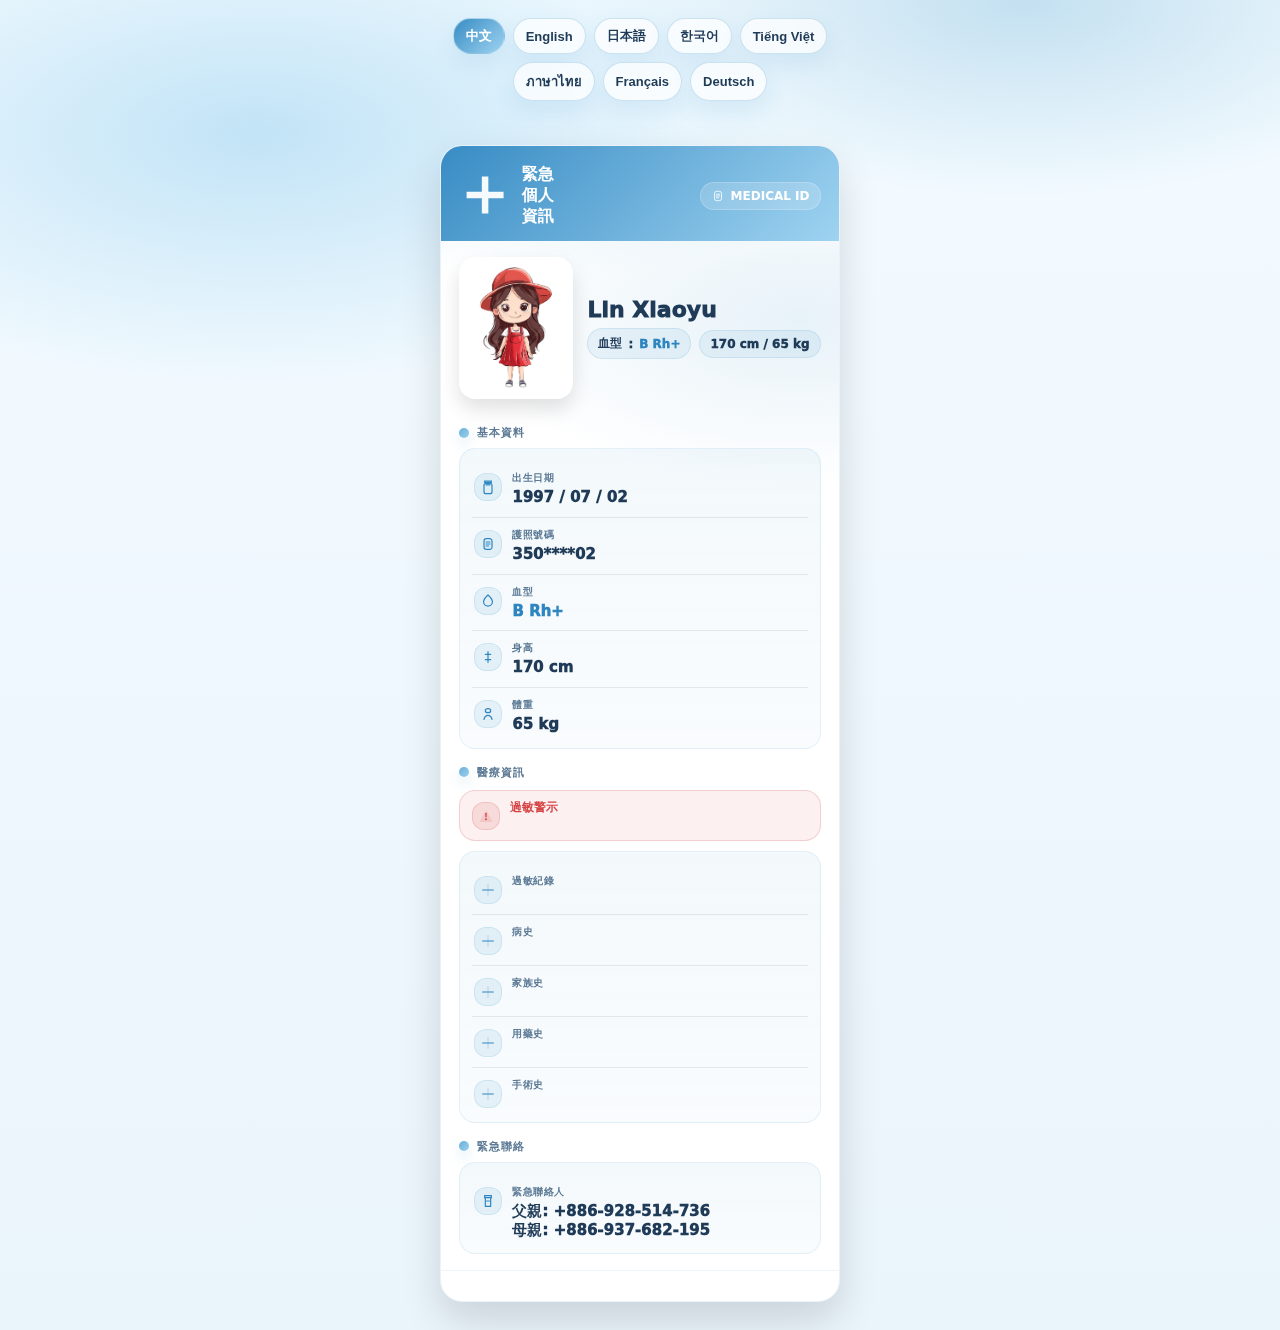
<file: index.html>
<!DOCTYPE html>
<html lang="zh-Hant">
<head>
  <meta charset="UTF-8" />
  <meta name="viewport" content="width=device-width, initial-scale=1.0" />
  <title>Emergency ID - XSLT (8 Languages)</title>
  <style>
    :root{
      --primary:#6aaed6;
      --primary-2:#9ad1f0;
      --bg:#eaf4fb;
      --card:#ffffff;
      --text:#1f3b57;
      --muted:#5c7a95;
      --line:rgba(31,59,87,0.10);
      --accent:#2e86c1;
      --danger:#d64545;
      --warning-bg:rgba(214,69,69,0.08);
      --shadow:0 18px 40px rgba(0,0,0,0.14);
      --radius:22px;
    }
    *{box-sizing:border-box;}
    body{
      margin:0;
      padding:18px 14px 28px;
      font-family:"PingFang TC","Microsoft JhengHei",system-ui,-apple-system,Segoe UI,Roboto,Arial,sans-serif;
      color:var(--text);
      background:
        radial-gradient(900px 420px at 20% 10%, rgba(154,209,240,0.55), transparent 60%),
        radial-gradient(800px 360px at 80% 0%, rgba(106,174,214,0.35), transparent 55%),
        linear-gradient(180deg, #f3fbff, var(--bg));
      display:flex;
      flex-direction:column;
      align-items:center;
      gap:14px;
    }

    /* Language switching bar */
    .langbar{
      width:100%;
      max-width:420px;
      display:flex;
      flex-wrap:wrap;
      gap:8px;
      justify-content:center;
    }
    .langbtn{
      border:1px solid rgba(46,134,193,0.22);
      background:rgba(255,255,255,0.72);
      backdrop-filter: blur(8px);
      padding:8px 12px;
      border-radius:999px;
      font-weight:900;
      font-size:13px;
      color:var(--text);
      cursor:pointer;
      box-shadow: 0 10px 22px rgba(46,134,193,0.10);
      user-select:none;
    }
    .langbtn.active{
      background: linear-gradient(135deg, rgba(46,134,193,0.95), rgba(154,209,240,0.95));
      color:#fff;
      border-color: rgba(255,255,255,0.35);
    }
    .langbtn:focus{ outline: 2px solid rgba(46,134,193,0.25); outline-offset: 2px; }

    /* Status */
    .status{
      max-width:420px;
      width:100%;
      font-size:12px;
      color:var(--muted);
      font-weight:800;
      text-align:center;
      padding: 0 6px;
      min-height: 16px;
    }
    .status.bad{ color:#b00020; }

    /* Card styles used by XSLT output */
    .card{
      width:100%;
      max-width:420px;
      background:var(--card);
      border-radius:var(--radius);
      overflow:hidden;
      box-shadow:var(--shadow);
      border:1px solid rgba(46,134,193,0.10);
      position:relative;
    }
    .card:before{
      content:"";
      position:absolute; inset:0;
      background:
        radial-gradient(600px 220px at 20% 0%, rgba(154,209,240,0.26), transparent 60%),
        radial-gradient(520px 260px at 90% 15%, rgba(106,174,214,0.16), transparent 65%);
      pointer-events:none;
    }
    .header{
      position:relative;
      padding:18px 18px 14px;
      background: linear-gradient(135deg, rgba(46,134,193,0.95), rgba(154,209,240,0.95));
      color:#fff;
    }
    .header-top{display:flex;align-items:center;justify-content:space-between;gap:10px;}
    .title{display:flex;align-items:center;gap:10px;margin:0;font-size:16px;font-weight:950;letter-spacing:0.6px;}
    .chip{
      display:inline-flex;align-items:center;gap:6px;padding:6px 10px;border-radius:999px;
      background:rgba(255,255,255,0.18);
      border:1px solid rgba(255,255,255,0.20);
      font-size:12px;font-weight:900;white-space:nowrap;
    }
    .chip svg{width:14px;height:14px;opacity:0.95;}

    .photo-sec{position:relative;padding:16px 18px 10px;text-align:center;}
    .profile{display:flex;align-items:center;justify-content:center;gap:14px;width:100%;}
    .profile-img{
      width:114px;height:142px;object-fit:cover;border-radius:16px;border:4px solid rgba(255,255,255,0.85);
      box-shadow:0 10px 20px rgba(0,0,0,0.12);background:#fff;flex:0 0 auto;
    }
    .name-block{text-align:left;flex:1 1 auto;min-width:0;}
    .user-name{margin:0;font-size:22px;font-weight:950;color:var(--text);line-height:1.15;word-break:break-word;}
    .subline{margin-top:6px;display:flex;flex-wrap:wrap;gap:8px;justify-content:flex-start;align-items:center;color:var(--muted);font-weight:800;font-size:12px;}
    .pill{
      display:inline-flex;align-items:center;gap:6px;padding:6px 10px;border-radius:999px;
      background: rgba(106,174,214,0.12);
      border: 1px solid rgba(106,174,214,0.20);
      color: var(--text);
      font-weight: 950;
    }
    .pill strong{color:var(--accent);}
    .content{position:relative;padding:2px 18px 16px;}
    .section-title{
      display:flex;align-items:center;gap:8px;margin:14px 0 8px;color:var(--muted);
      font-weight:950;font-size:11px;letter-spacing:1px;text-transform:uppercase;
    }
    .bar{width:10px;height:10px;border-radius:999px;background:linear-gradient(135deg,var(--primary),var(--primary-2));box-shadow:0 6px 14px rgba(46,134,193,0.20);}
    .grid{
      border-radius:16px;
      background: linear-gradient(180deg, rgba(106,174,214,0.08), rgba(106,174,214,0.04));
      border: 1px solid rgba(46,134,193,0.10);
      padding: 12px 12px 4px;
    }
    .item{display:flex;align-items:flex-start;gap:10px;padding:10px 2px;border-bottom:1px solid var(--line);}
    .item:last-child{border-bottom:none;}
    .icon{
      width:28px;height:28px;border-radius:12px;display:flex;align-items:center;justify-content:center;
      background: rgba(106,174,214,0.14);
      border: 1px solid rgba(106,174,214,0.20);
      flex:0 0 auto;margin-top:2px;
    }
    .icon svg{width:16px;height:16px;color:var(--accent);}
    .meta{flex:1 1 auto;min-width:0;}
    .label{display:block;font-size:10px;color:var(--muted);font-weight:950;letter-spacing:0.4px;}
    .value{display:block;margin-top:3px;font-size:15px;font-weight:950;color:var(--text);line-height:1.25;word-break:break-word;}
    .mono{font-variant-numeric: tabular-nums;}

    .alert{
      border-radius:16px;padding:10px 12px;background:var(--warning-bg);
      border:1px solid rgba(214,69,69,0.20);
      margin-top:10px;display:flex;align-items:flex-start;gap:10px;
    }
    .aicon{
      width:28px;height:28px;border-radius:12px;display:flex;align-items:center;justify-content:center;
      background: rgba(214,69,69,0.12);
      border: 1px solid rgba(214,69,69,0.18);
      flex:0 0 auto;margin-top:1px;
    }
    .aicon svg{width:16px;height:16px;color:var(--danger);}
    .atitle{font-size:12px;font-weight:950;color:var(--danger);margin:0;line-height:1.1;}
    .adesc{margin-top:4px;font-size:13px;font-weight:950;color:var(--text);}
    .footer{
      position:relative;text-align:center;padding:14px 14px 16px;font-size:11px;color:var(--muted);
      font-weight:850;border-top:1px solid rgba(46,134,193,0.08);
    }
  </style>
</head>

<body>
  <div class="langbar" id="langbar" role="tablist" aria-label="Language">
    <button class="langbtn active" data-lang="zh" role="tab" aria-selected="true">中文</button>
    <button class="langbtn" data-lang="en" role="tab" aria-selected="false">English</button>
    <button class="langbtn" data-lang="jp" role="tab" aria-selected="false">日本語</button>
    <button class="langbtn" data-lang="kr" role="tab" aria-selected="false">한국어</button>
    <button class="langbtn" data-lang="vn" role="tab" aria-selected="false">Tiếng Việt</button>
    <button class="langbtn" data-lang="th" role="tab" aria-selected="false">ภาษาไทย</button>
    <button class="langbtn" data-lang="fr" role="tab" aria-selected="false">Français</button>
    <button class="langbtn" data-lang="de" role="tab" aria-selected="false">Deutsch</button>
  </div>

  <div id="status" class="status" aria-live="polite"></div>
  <div id="app"></div>

  <script>
    async function fetchText(url){
      const res = await fetch(url, { cache: "no-store" });
      if(!res.ok) throw new Error(url + " HTTP " + res.status);
      return await res.text();
    }

    let xmlDoc = null;
    let xslDoc = null;

    function parseXml(text){
      return new DOMParser().parseFromString(text, "text/xml");
    }

    function setStatus(msg, bad=false){
      const el = document.getElementById("status");
      el.textContent = msg || "";
      el.classList.toggle("bad", !!bad);
    }

    function render(lang){
      if(!xmlDoc || !xslDoc){
        setStatus("Loading…", false);
        return;
      }

      const proc = new XSLTProcessor();
      proc.importStylesheet(xslDoc);
      proc.setParameter(null, "lang", lang);

      const frag = proc.transformToFragment(xmlDoc, document);
      const app = document.getElementById("app");
      app.innerHTML = "";
      app.appendChild(frag);

      document.querySelectorAll(".langbtn").forEach(btn=>{
        const active = btn.dataset.lang === lang;
        btn.classList.toggle("active", active);
        btn.setAttribute("aria-selected", active ? "true" : "false");
      });

      setStatus("", false);
    }

    document.getElementById("langbar").addEventListener("click", (e)=>{
      const btn = e.target.closest(".langbtn");
      if(!btn) return;
      render(btn.dataset.lang);
    });

    (async function init(){
      try{
        setStatus("Loading XML/XSL…", false);
        const [xmlText, xslText] = await Promise.all([
          fetchText("./data.xml"),
          fetchText("./view.xsl")
        ]);
        xmlDoc = parseXml(xmlText);
        xslDoc = parseXml(xslText);

        render("zh");
      }catch(err){
        setStatus("Failed to load XSLT files. Please make sure data.xml and view.xsl are in the same folder as index.html. ("+ err.message +")", true);
        console.error(err);
      }
    })();
  </script>
</body>
</html>
</file>
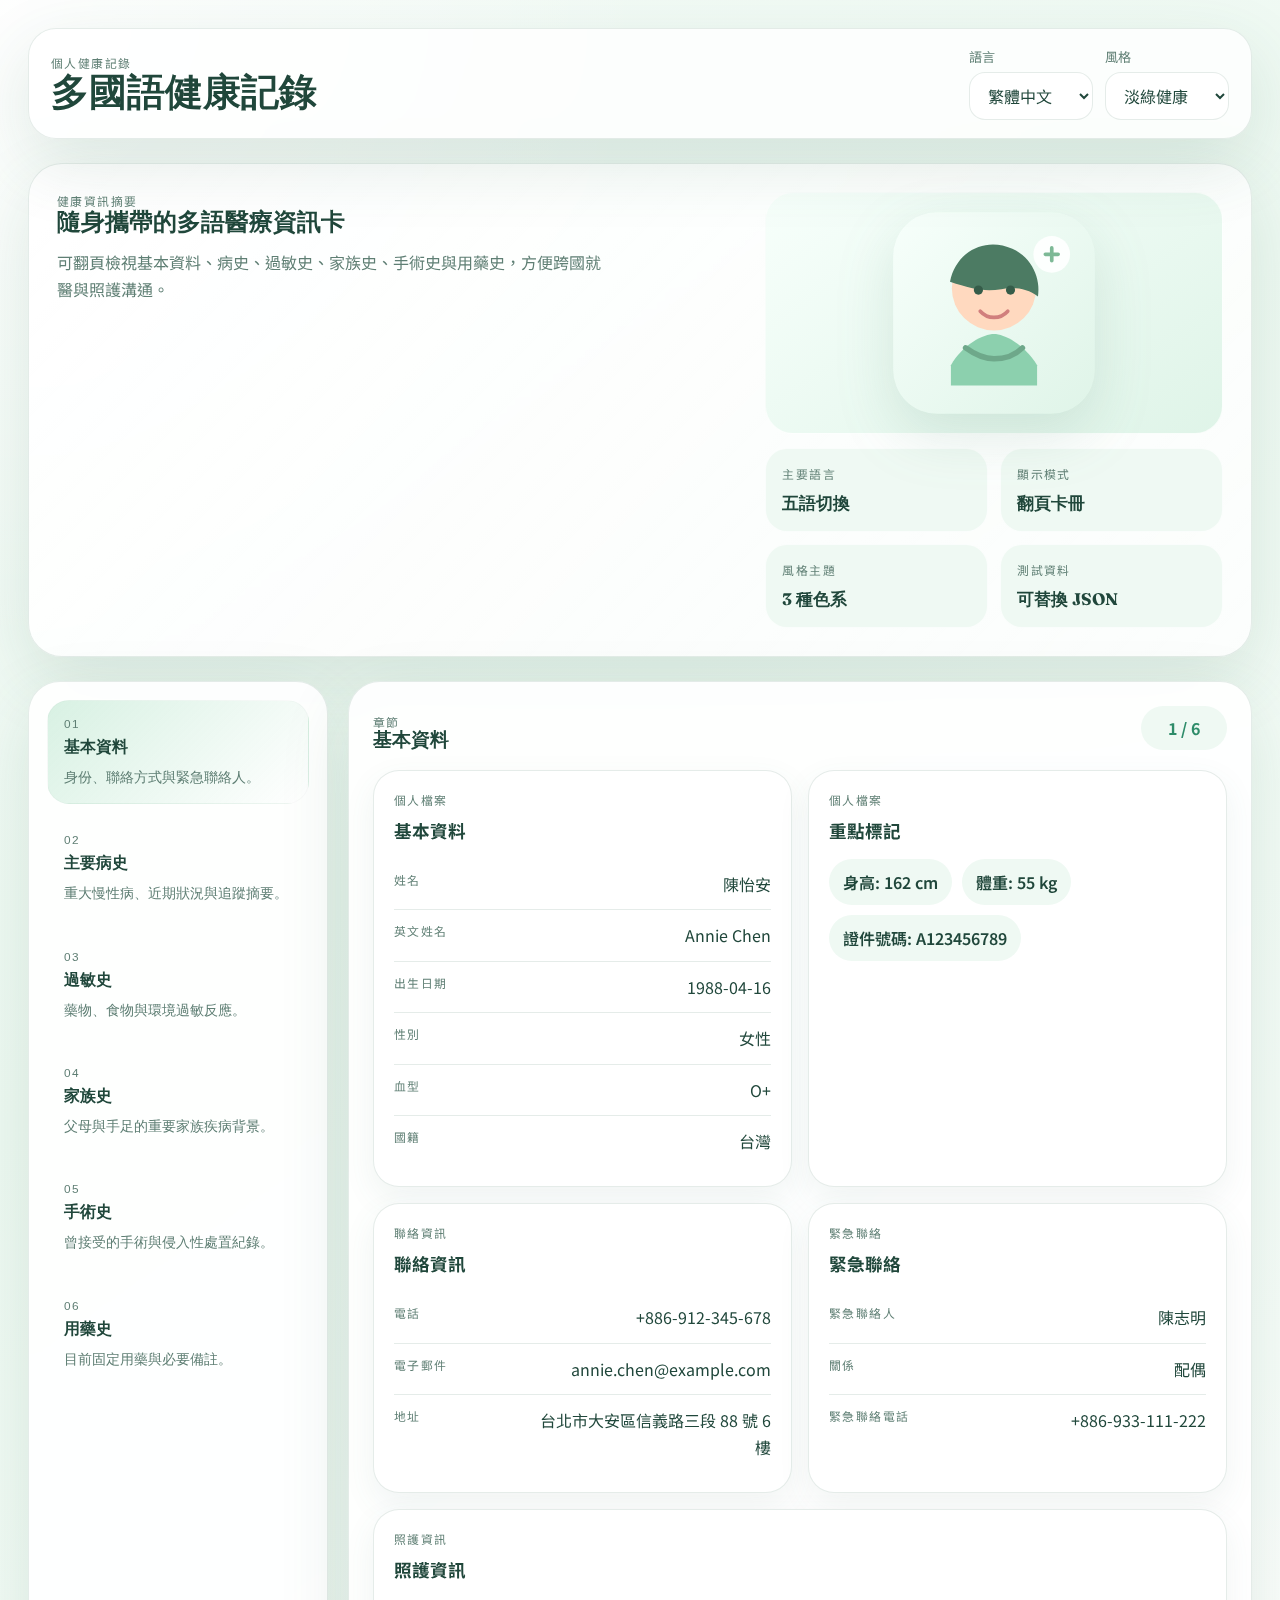
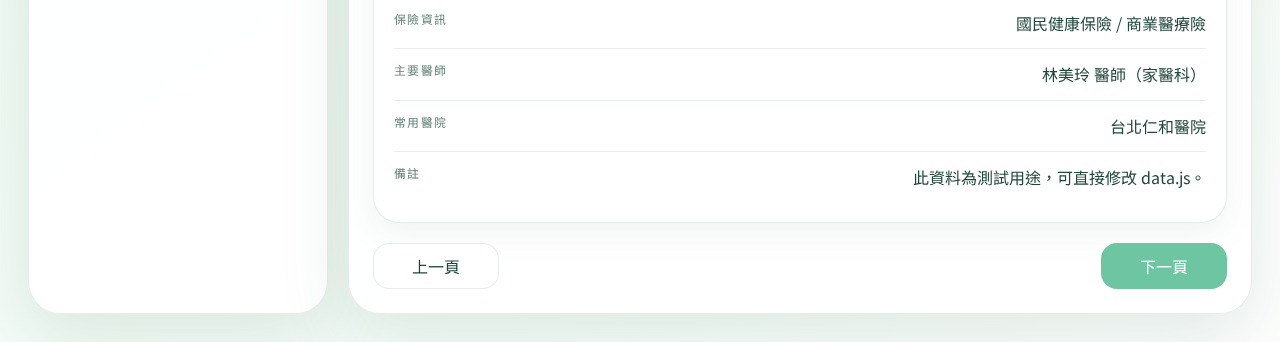
<file: emr/index.html>
<!DOCTYPE html>
<html lang="zh-Hant">
  <head>
    <meta charset="UTF-8" />
    <meta name="viewport" content="width=device-width, initial-scale=1.0" />
    <title>Personal Health Record</title>
    <link rel="preconnect" href="https://fonts.googleapis.com" />
    <link rel="preconnect" href="https://fonts.gstatic.com" crossorigin />
    <link
      href="https://fonts.googleapis.com/css2?family=Noto+Sans+TC:wght@400;500;700&family=Fraunces:wght@500;600;700&display=swap"
      rel="stylesheet"
    />
    <link rel="stylesheet" href="./styles.css" />
  </head>
  <body data-theme="mint">
    <div class="page-shell">
      <header class="topbar">
        <div>
          <p class="eyebrow" id="eyebrow">個人健康記錄</p>
          <h1 id="appTitle">多國語健康記錄</h1>
        </div>
        <div class="control-group">
          <label class="field">
            <span id="langLabel">語言</span>
            <select id="languageSelect"></select>
          </label>
          <label class="field">
            <span id="themeLabel">風格</span>
            <select id="themeSelect"></select>
          </label>
        </div>
      </header>

      <section class="hero-card">
        <div class="hero-copy">
          <p class="hero-kicker" id="heroKicker">健康資訊摘要</p>
          <h2 id="heroTitle">隨身攜帶的多語醫療資訊卡</h2>
          <p id="heroDescription">
            可翻頁檢視基本資料、病史、過敏史、家族史、手術史與用藥史，方便跨國就醫與照護溝通。
          </p>
        </div>
        <div class="hero-side">
          <div class="avatar-card" aria-label="Cartoon profile photo">
            <svg viewBox="0 0 240 240" class="avatar-svg" role="img" aria-hidden="true">
              <defs>
                <linearGradient id="avatarBg" x1="0%" y1="0%" x2="100%" y2="100%">
                  <stop offset="0%" stop-color="#f7fffb" />
                  <stop offset="100%" stop-color="#dff4e8" />
                </linearGradient>
              </defs>
              <rect x="10" y="10" width="220" height="220" rx="48" fill="url(#avatarBg)" />
              <circle cx="120" cy="93" r="46" fill="#ffd9bf" />
              <path d="M72 86c7-34 39-49 68-36 22 10 31 33 28 52-11-8-24-11-40-8-18 3-32 0-56-8z" fill="#4c7b63" />
              <path d="M73 177c13-23 36-34 47-34s33 11 47 34v22H73z" fill="#8cd0ae" />
              <circle cx="103" cy="95" r="5" fill="#355c49" />
              <circle cx="138" cy="95" r="5" fill="#355c49" />
              <path d="M105 118c8 9 22 9 30 0" fill="none" stroke="#d17f7d" stroke-width="4" stroke-linecap="round" />
              <path d="M89 158c11 8 22 12 31 12 11 0 23-4 31-12" fill="none" stroke="#6ea88a" stroke-width="6" stroke-linecap="round" />
              <circle cx="183" cy="56" r="20" fill="#ffffff" opacity="0.9" />
              <path d="M176 56h14M183 49v14" stroke="#7db996" stroke-width="4" stroke-linecap="round" />
            </svg>
          </div>
          <div class="hero-badge-grid" id="summaryBadges"></div>
        </div>
      </section>

      <main class="record-layout">
        <aside class="page-list" id="pageList" aria-label="Record pages"></aside>

        <section class="book-panel">
          <div class="book-header">
            <div>
              <p class="book-kicker" id="sectionKicker">章節</p>
              <h3 id="sectionTitle">基本資料</h3>
            </div>
            <div class="page-indicator" id="pageIndicator">1 / 6</div>
          </div>

          <article class="record-page" id="recordPage"></article>

          <nav class="pager">
            <button class="pager-btn" id="prevButton" type="button">Previous</button>
            <button class="pager-btn primary" id="nextButton" type="button">Next</button>
          </nav>
        </section>
      </main>
    </div>

    <script src="./data.js"></script>
    <script src="./app.js"></script>
  </body>
</html>
</file>
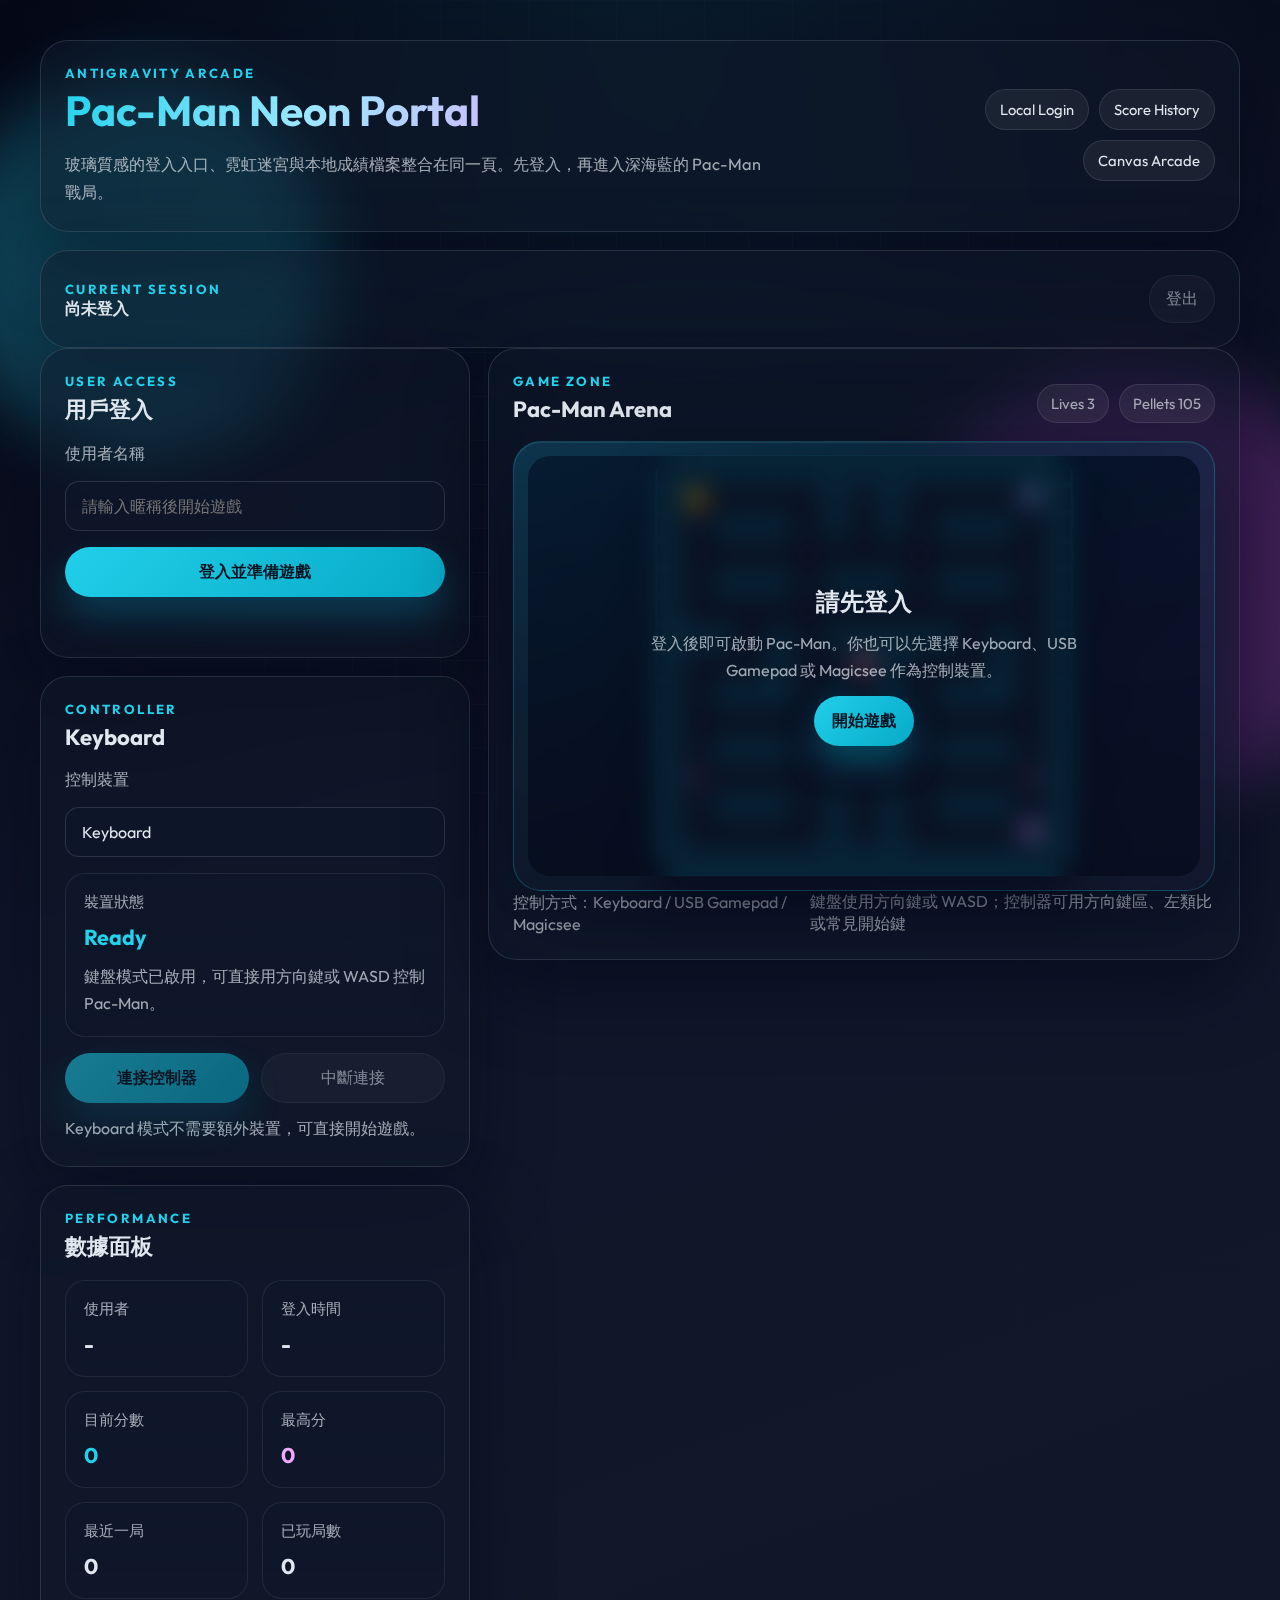
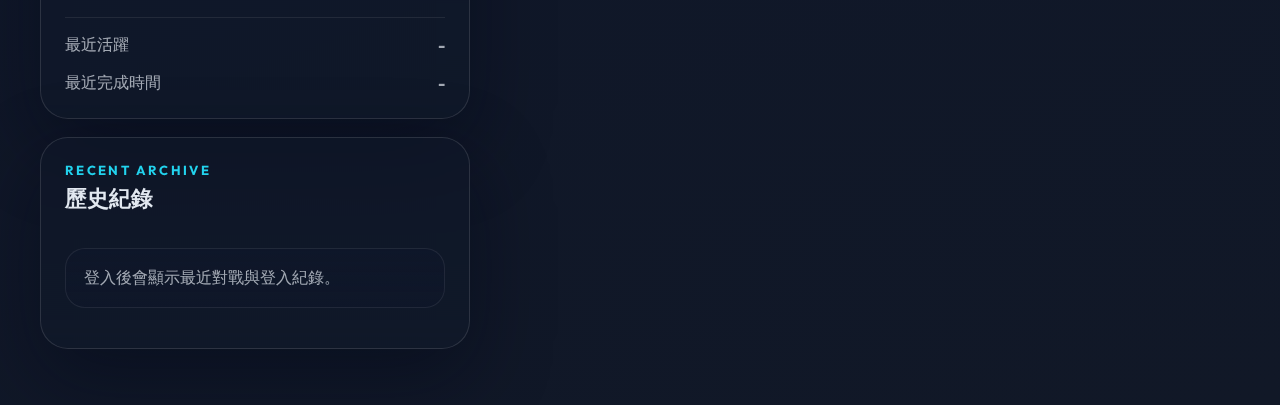
<file: Pac-man/index.html>
<!DOCTYPE html>
<html lang="zh-Hant">
<head>
  <meta charset="UTF-8">
  <meta name="viewport" content="width=device-width, initial-scale=1.0">
  <title>Antigravity Pac-Man Portal</title>
  <link rel="preconnect" href="https://fonts.googleapis.com">
  <link rel="preconnect" href="https://fonts.gstatic.com" crossorigin>
  <link href="https://fonts.googleapis.com/css2?family=Outfit:wght@400;500;600;700;800&display=swap" rel="stylesheet">
  <link rel="stylesheet" href="./styles.css">
</head>
<body>
  <div class="background-layer" aria-hidden="true">
    <div class="orb orb-cyan"></div>
    <div class="orb orb-fuchsia"></div>
    <div class="grid-glow"></div>
  </div>

  <main class="shell">
    <section class="panel hero-panel reveal">
      <p class="eyebrow">ANTIGRAVITY ARCADE</p>
      <div class="hero-row">
        <div>
          <h1>Pac-Man Neon Portal</h1>
          <p class="hero-copy">
            玻璃質感的登入入口、霓虹迷宮與本地成績檔案整合在同一頁。先登入，再進入深海藍的 Pac-Man 戰局。
          </p>
        </div>
        <div class="hero-meta">
          <span class="pill">Local Login</span>
          <span class="pill">Score History</span>
          <span class="pill">Canvas Arcade</span>
        </div>
      </div>
    </section>

    <section class="topbar panel reveal">
      <div class="status-block">
        <span class="status-label">Current Session</span>
        <div id="user-status" class="status-content">尚未登入</div>
      </div>
      <button id="logout-button" class="ghost-button" type="button">登出</button>
    </section>

    <section class="content-grid">
      <div class="column-left">
        <section class="panel login-panel reveal">
          <div class="section-header">
            <div>
              <p class="section-kicker">User Access</p>
              <h2>用戶登入</h2>
            </div>
          </div>
          <form id="login-form" class="login-form">
            <label class="input-group">
              <span>使用者名稱</span>
              <input
                id="username-input"
                name="username"
                type="text"
                maxlength="24"
                autocomplete="off"
                placeholder="請輸入暱稱後開始遊戲"
              >
            </label>
            <button class="primary-button" type="submit">登入並準備遊戲</button>
          </form>
          <p id="login-message" class="inline-message" role="status"></p>
        </section>

        <section class="panel controller-panel reveal">
          <div class="section-header">
            <div>
              <p class="section-kicker">Controller</p>
              <h2 id="controller-title">Keyboard</h2>
            </div>
          </div>
          <label class="input-group controller-mode-group">
            <span>控制裝置</span>
            <select id="controller-mode-select">
              <option value="keyboard">Keyboard</option>
              <option value="usb">USB Gamepad</option>
              <option value="magicsee">Magicsee</option>
            </select>
          </label>
          <div class="controller-status-card">
            <span class="stat-label">裝置狀態</span>
            <strong id="controller-status" class="stat-value accent-cyan">Ready</strong>
            <p id="controller-detail" class="controller-detail">
              鍵盤模式已啟用，可直接用方向鍵或 WASD 控制 Pac-Man。
            </p>
          </div>
          <div class="controller-actions">
            <button id="connect-controller-button" class="primary-button" type="button">連接控制器</button>
            <button id="disconnect-controller-button" class="ghost-button" type="button">中斷連接</button>
          </div>
          <p id="controller-tip" class="controller-tip">
            鍵盤模式可直接開始；USB 與 Magicsee 模式使用瀏覽器 Gamepad API 偵測控制器。
          </p>
        </section>

        <section class="panel stats-panel reveal">
          <div class="section-header">
            <div>
              <p class="section-kicker">Performance</p>
              <h2>數據面板</h2>
            </div>
          </div>

          <div class="stats-grid">
            <article class="stat-card">
              <span class="stat-label">使用者</span>
              <strong id="stat-username" class="stat-value">-</strong>
            </article>
            <article class="stat-card">
              <span class="stat-label">登入時間</span>
              <strong id="stat-login-time" class="stat-value">-</strong>
            </article>
            <article class="stat-card">
              <span class="stat-label">目前分數</span>
              <strong id="stat-current-score" class="stat-value accent-cyan">0</strong>
            </article>
            <article class="stat-card">
              <span class="stat-label">最高分</span>
              <strong id="stat-best-score" class="stat-value accent-fuchsia">0</strong>
            </article>
            <article class="stat-card">
              <span class="stat-label">最近一局</span>
              <strong id="stat-last-score" class="stat-value">0</strong>
            </article>
            <article class="stat-card">
              <span class="stat-label">已玩局數</span>
              <strong id="stat-games-played" class="stat-value">0</strong>
            </article>
          </div>

          <div class="meta-grid">
            <div class="meta-row">
              <span>最近活躍</span>
              <strong id="stat-updated-at">-</strong>
            </div>
            <div class="meta-row">
              <span>最近完成時間</span>
              <strong id="stat-last-finished-at">-</strong>
            </div>
          </div>
        </section>

        <section class="panel history-panel reveal">
          <div class="section-header">
            <div>
              <p class="section-kicker">Recent Archive</p>
              <h2>歷史紀錄</h2>
            </div>
          </div>
          <div id="history-list" class="history-list">
            <p class="history-empty">登入後會顯示最近對戰與登入紀錄。</p>
          </div>
        </section>
      </div>

      <section class="panel game-panel reveal">
        <div class="section-header">
          <div>
            <p class="section-kicker">Game Zone</p>
            <h2>Pac-Man Arena</h2>
          </div>
          <div class="game-badges">
            <span class="mini-badge" id="lives-badge">Lives 3</span>
            <span class="mini-badge" id="pellets-badge">Pellets 0</span>
          </div>
        </div>

        <div class="game-frame">
          <div id="game-overlay" class="game-overlay">
            <p id="overlay-title" class="overlay-title">請先登入</p>
            <p id="overlay-copy" class="overlay-copy">登入後即可啟動 Pac-Man。使用方向鍵或 WASD 移動，吃光所有豆子並避開鬼魂。</p>
            <button id="start-button" class="primary-button" type="button">開始遊戲</button>
          </div>
          <canvas id="game-canvas" width="420" height="420" aria-label="Pac-Man game canvas"></canvas>
        </div>

        <div class="game-footnote">
          <span>控制方式：Keyboard / USB Gamepad / Magicsee</span>
          <span>鍵盤使用方向鍵或 WASD；控制器可用方向鍵區、左類比或常見開始鍵</span>
        </div>
      </section>
    </section>
  </main>

  <script src="./app.js"></script>
</body>
</html>
</file>
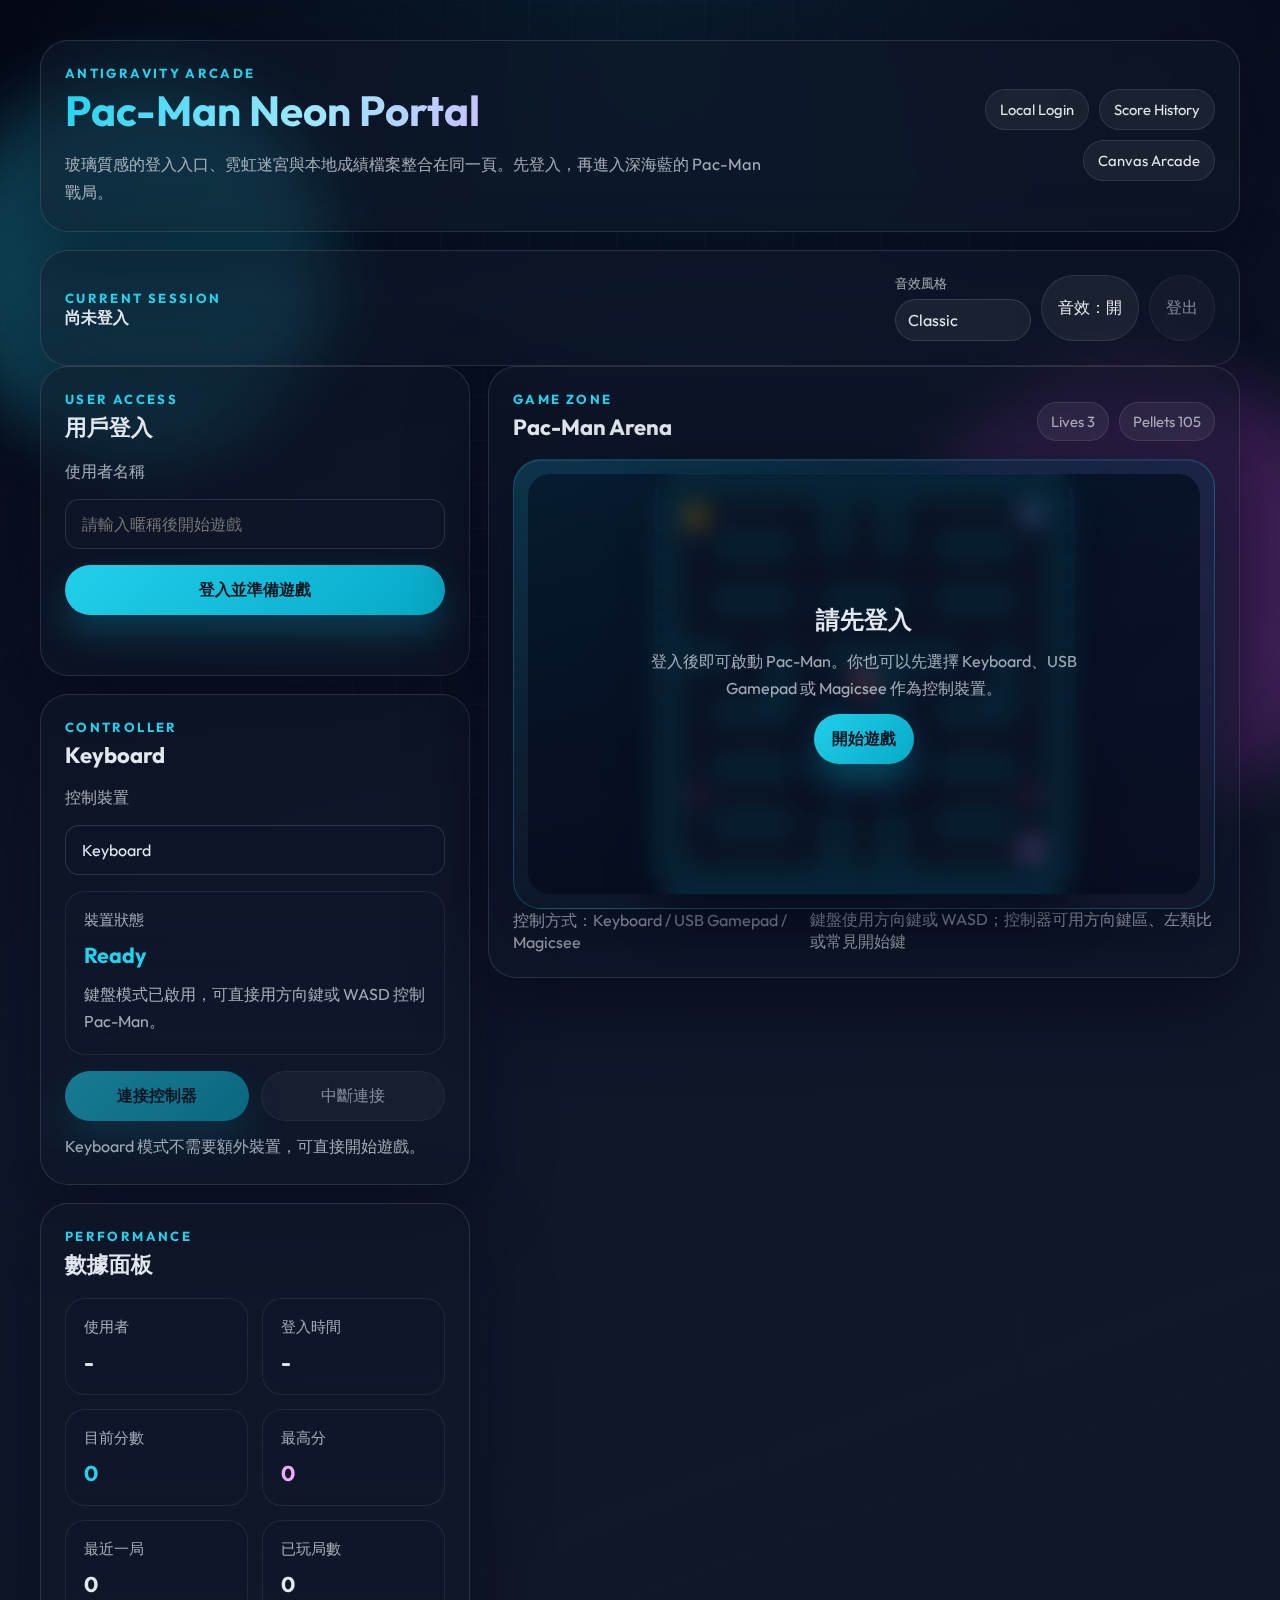
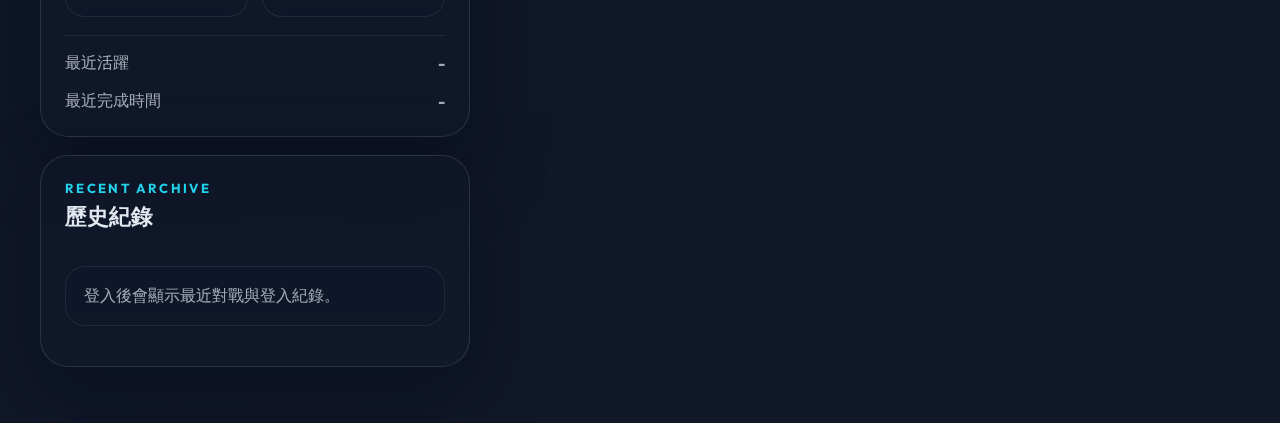
<file: scheduler_admin/index.html>
<!DOCTYPE html>
<html lang="zh-Hant">
<head>
  <meta charset="UTF-8">
  <meta name="viewport" content="width=device-width, initial-scale=1.0">
  <title>Antigravity Pac-Man Portal</title>
  <link rel="preconnect" href="https://fonts.googleapis.com">
  <link rel="preconnect" href="https://fonts.gstatic.com" crossorigin>
  <link href="https://fonts.googleapis.com/css2?family=Outfit:wght@400;500;600;700;800&display=swap" rel="stylesheet">
  <link rel="stylesheet" href="./styles.css">
</head>
<body>
  <div class="background-layer" aria-hidden="true">
    <div class="orb orb-cyan"></div>
    <div class="orb orb-fuchsia"></div>
    <div class="grid-glow"></div>
  </div>

  <main class="shell">
    <section class="panel hero-panel reveal">
      <p class="eyebrow">ANTIGRAVITY ARCADE</p>
      <div class="hero-row">
        <div>
          <h1>Pac-Man Neon Portal</h1>
          <p class="hero-copy">
            玻璃質感的登入入口、霓虹迷宮與本地成績檔案整合在同一頁。先登入，再進入深海藍的 Pac-Man 戰局。
          </p>
        </div>
        <div class="hero-meta">
          <span class="pill">Local Login</span>
          <span class="pill">Score History</span>
          <span class="pill">Canvas Arcade</span>
        </div>
      </div>
    </section>

    <section class="topbar panel reveal">
      <div class="status-block">
        <span class="status-label">Current Session</span>
        <div id="user-status" class="status-content">尚未登入</div>
      </div>
      <div class="topbar-actions">
        <label class="audio-style-group" for="audio-style-select">
          <span>音效風格</span>
          <select id="audio-style-select">
            <option value="classic">Classic</option>
            <option value="modern">Modern</option>
          </select>
        </label>
        <button id="audio-toggle-button" class="ghost-button" type="button" aria-pressed="true">音效：開</button>
        <button id="logout-button" class="ghost-button" type="button">登出</button>
      </div>
    </section>

    <section class="content-grid">
      <div class="column-left">
        <section class="panel login-panel reveal">
          <div class="section-header">
            <div>
              <p class="section-kicker">User Access</p>
              <h2>用戶登入</h2>
            </div>
          </div>
          <form id="login-form" class="login-form">
            <label class="input-group">
              <span>使用者名稱</span>
              <input
                id="username-input"
                name="username"
                type="text"
                maxlength="24"
                autocomplete="off"
                placeholder="請輸入暱稱後開始遊戲"
              >
            </label>
            <button class="primary-button" type="submit">登入並準備遊戲</button>
          </form>
          <p id="login-message" class="inline-message" role="status"></p>
        </section>

        <section class="panel controller-panel reveal">
          <div class="section-header">
            <div>
              <p class="section-kicker">Controller</p>
              <h2 id="controller-title">Keyboard</h2>
            </div>
          </div>
          <label class="input-group controller-mode-group">
            <span>控制裝置</span>
            <select id="controller-mode-select">
              <option value="keyboard">Keyboard</option>
              <option value="usb">USB Gamepad</option>
              <option value="magicsee">Magicsee</option>
            </select>
          </label>
          <div class="controller-status-card">
            <span class="stat-label">裝置狀態</span>
            <strong id="controller-status" class="stat-value accent-cyan">Ready</strong>
            <p id="controller-detail" class="controller-detail">
              鍵盤模式已啟用，可直接用方向鍵或 WASD 控制 Pac-Man。
            </p>
          </div>
          <div class="controller-actions">
            <button id="connect-controller-button" class="primary-button" type="button">連接控制器</button>
            <button id="disconnect-controller-button" class="ghost-button" type="button">中斷連接</button>
          </div>
          <p id="controller-tip" class="controller-tip">
            鍵盤模式可直接開始；USB 與 Magicsee 模式使用瀏覽器 Gamepad API 偵測控制器。
          </p>
        </section>

        <section class="panel stats-panel reveal">
          <div class="section-header">
            <div>
              <p class="section-kicker">Performance</p>
              <h2>數據面板</h2>
            </div>
          </div>

          <div class="stats-grid">
            <article class="stat-card">
              <span class="stat-label">使用者</span>
              <strong id="stat-username" class="stat-value">-</strong>
            </article>
            <article class="stat-card">
              <span class="stat-label">登入時間</span>
              <strong id="stat-login-time" class="stat-value">-</strong>
            </article>
            <article class="stat-card">
              <span class="stat-label">目前分數</span>
              <strong id="stat-current-score" class="stat-value accent-cyan">0</strong>
            </article>
            <article class="stat-card">
              <span class="stat-label">最高分</span>
              <strong id="stat-best-score" class="stat-value accent-fuchsia">0</strong>
            </article>
            <article class="stat-card">
              <span class="stat-label">最近一局</span>
              <strong id="stat-last-score" class="stat-value">0</strong>
            </article>
            <article class="stat-card">
              <span class="stat-label">已玩局數</span>
              <strong id="stat-games-played" class="stat-value">0</strong>
            </article>
          </div>

          <div class="meta-grid">
            <div class="meta-row">
              <span>最近活躍</span>
              <strong id="stat-updated-at">-</strong>
            </div>
            <div class="meta-row">
              <span>最近完成時間</span>
              <strong id="stat-last-finished-at">-</strong>
            </div>
          </div>
        </section>

        <section class="panel history-panel reveal">
          <div class="section-header">
            <div>
              <p class="section-kicker">Recent Archive</p>
              <h2>歷史紀錄</h2>
            </div>
          </div>
          <div id="history-list" class="history-list">
            <p class="history-empty">登入後會顯示最近對戰與登入紀錄。</p>
          </div>
        </section>
      </div>

      <section class="panel game-panel reveal">
        <div class="section-header">
          <div>
            <p class="section-kicker">Game Zone</p>
            <h2>Pac-Man Arena</h2>
          </div>
          <div class="game-badges">
            <span class="mini-badge" id="lives-badge">Lives 3</span>
            <span class="mini-badge" id="pellets-badge">Pellets 0</span>
          </div>
        </div>

        <div class="game-frame">
          <div id="game-overlay" class="game-overlay">
            <p id="overlay-title" class="overlay-title">請先登入</p>
            <p id="overlay-copy" class="overlay-copy">登入後即可啟動 Pac-Man。使用方向鍵或 WASD 移動，吃光所有豆子並避開鬼魂。</p>
            <button id="start-button" class="primary-button" type="button">開始遊戲</button>
          </div>
          <canvas id="game-canvas" width="420" height="420" aria-label="Pac-Man game canvas"></canvas>
        </div>

        <div class="game-footnote">
          <span>控制方式：Keyboard / USB Gamepad / Magicsee</span>
          <span>鍵盤使用方向鍵或 WASD；控制器可用方向鍵區、左類比或常見開始鍵</span>
        </div>
      </section>
    </section>
  </main>

  <script src="./app.js"></script>
</body>
</html>
</file>
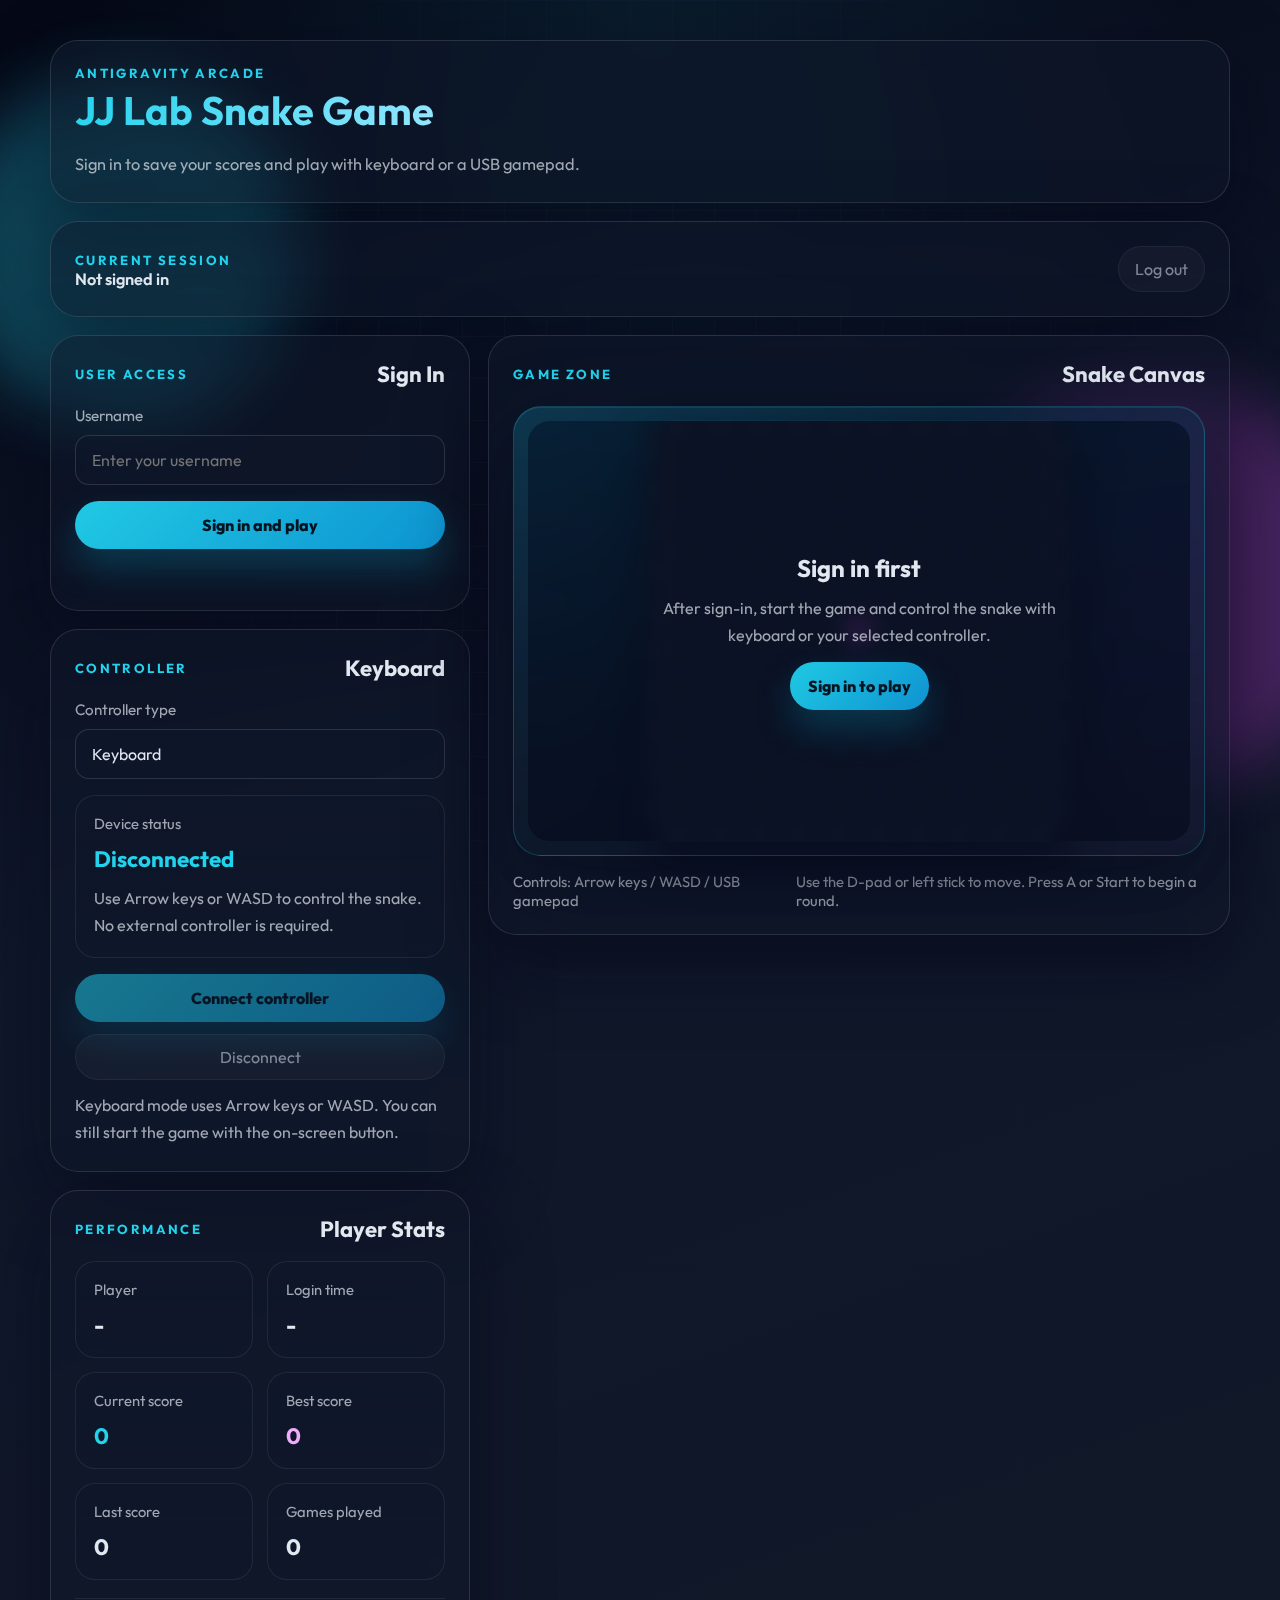
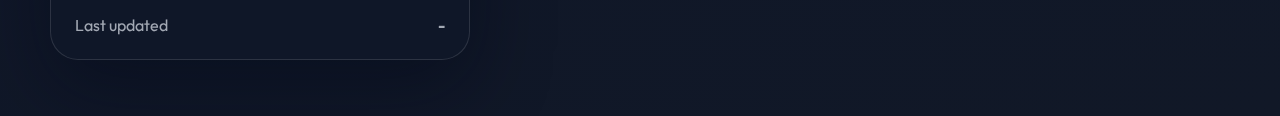
<file: snake/index.html>
<!DOCTYPE html>
<html lang="en">

<head>
  <meta charset="UTF-8">
  <meta name="viewport" content="width=device-width, initial-scale=1.0">
  <title>Antigravity Snake Portal</title>
  <link rel="preconnect" href="https://fonts.googleapis.com">
  <link rel="preconnect" href="https://fonts.gstatic.com" crossorigin>
  <link href="https://fonts.googleapis.com/css2?family=Outfit:wght@400;500;600;700;800&display=swap" rel="stylesheet">
  <link rel="stylesheet" href="./styles.css">
</head>

<body>
  <div class="background-layer" aria-hidden="true">
    <div class="orb orb-cyan"></div>
    <div class="orb orb-fuchsia"></div>
    <div class="grid-glow"></div>
  </div>

  <main class="shell">
    <section class="panel hero-panel">
      <p class="eyebrow">ANTIGRAVITY ARCADE</p>
      <h1>JJ Lab Snake Game</h1>
      <p class="hero-copy">
        Sign in to save your scores and play with keyboard or a USB gamepad.
      </p>
    </section>

    <section class="topbar panel">
      <div class="status-block">
        <span class="status-label">Current Session</span>
        <div id="user-status" class="status-content">Not signed in</div>
      </div>
      <button id="logout-button" class="ghost-button" type="button">Log out</button>
    </section>

    <section class="content-grid">
      <div class="column-left">
        <section class="panel login-panel">
          <div class="section-header">
            <p class="section-kicker">User Access</p>
            <h2>Sign In</h2>
          </div>
          <form id="login-form" class="login-form">
            <label class="input-group">
              <span>Username</span>
              <input id="username-input" name="username" type="text" maxlength="24" autocomplete="off"
                placeholder="Enter your username">
            </label>
            <button class="primary-button" type="submit">Sign in and play</button>
          </form>
          <p id="login-message" class="inline-message" role="status"></p>
        </section>

        <section class="panel controller-panel">
          <div class="section-header">
            <p class="section-kicker">Controller</p>
            <h2 id="controller-title">USB Gamepad</h2>
          </div>
          <label class="input-group controller-mode-group">
            <span>Controller type</span>
            <select id="controller-mode-select">
              <option value="keyboard">Keyboard</option>
              <option value="usb">USB Gamepad</option>
              <option value="magicsee">Magicsee</option>
            </select>
          </label>
          <div class="controller-status-card">
            <span class="stat-label">Device status</span>
            <strong id="controller-status" class="stat-value accent-cyan">Disconnected</strong>
            <p id="controller-detail" class="controller-detail">
              Plug your USB gamepad into the computer, then click connect or press any button on the pad.
            </p>
          </div>
          <div class="controller-actions">
            <button id="connect-controller-button" class="primary-button" type="button">Connect controller</button>
            <button id="disconnect-controller-button" class="ghost-button" type="button">Disconnect</button>
          </div>
          <p id="controller-tip" class="controller-tip">
            Supported input: D-pad, left analog stick, and standard gamepad buttons. Chrome or Edge is recommended.
          </p>
        </section>

        <section class="panel stats-panel">
          <div class="section-header">
            <p class="section-kicker">Performance</p>
            <h2>Player Stats</h2>
          </div>
          <div class="stats-grid">
            <article class="stat-card">
              <span class="stat-label">Player</span>
              <strong id="stat-username" class="stat-value">-</strong>
            </article>
            <article class="stat-card">
              <span class="stat-label">Login time</span>
              <strong id="stat-login-time" class="stat-value">-</strong>
            </article>
            <article class="stat-card">
              <span class="stat-label">Current score</span>
              <strong id="stat-current-score" class="stat-value accent-cyan">0</strong>
            </article>
            <article class="stat-card">
              <span class="stat-label">Best score</span>
              <strong id="stat-best-score" class="stat-value accent-fuchsia">0</strong>
            </article>
            <article class="stat-card">
              <span class="stat-label">Last score</span>
              <strong id="stat-last-score" class="stat-value">0</strong>
            </article>
            <article class="stat-card">
              <span class="stat-label">Games played</span>
              <strong id="stat-games-played" class="stat-value">0</strong>
            </article>
          </div>
          <div class="meta-row">
            <span>Last updated</span>
            <strong id="stat-updated-at">-</strong>
          </div>
        </section>
      </div>

      <section class="panel game-panel">
        <div class="section-header">
          <p class="section-kicker">Game Zone</p>
          <h2>Snake Canvas</h2>
        </div>
        <div class="game-frame">
          <div id="game-overlay" class="game-overlay">
            <p id="overlay-title" class="overlay-title">Sign in first</p>
            <p id="overlay-copy" class="overlay-copy">After sign-in, start the game and control the snake with keyboard
              or a USB gamepad.</p>
            <button id="start-button" class="primary-button" type="button">Start game</button>
          </div>
          <canvas id="game-canvas" width="420" height="420" aria-label="Snake game canvas"></canvas>
        </div>
        <div class="game-footnote">
          <span>Controls: Arrow keys / WASD / USB gamepad</span>
          <span>Use the D-pad or left stick to move. Press A or Start to begin a round.</span>
        </div>
      </section>
    </section>
  </main>

  <script src="./app.js"></script>
</body>

</html>
</file>
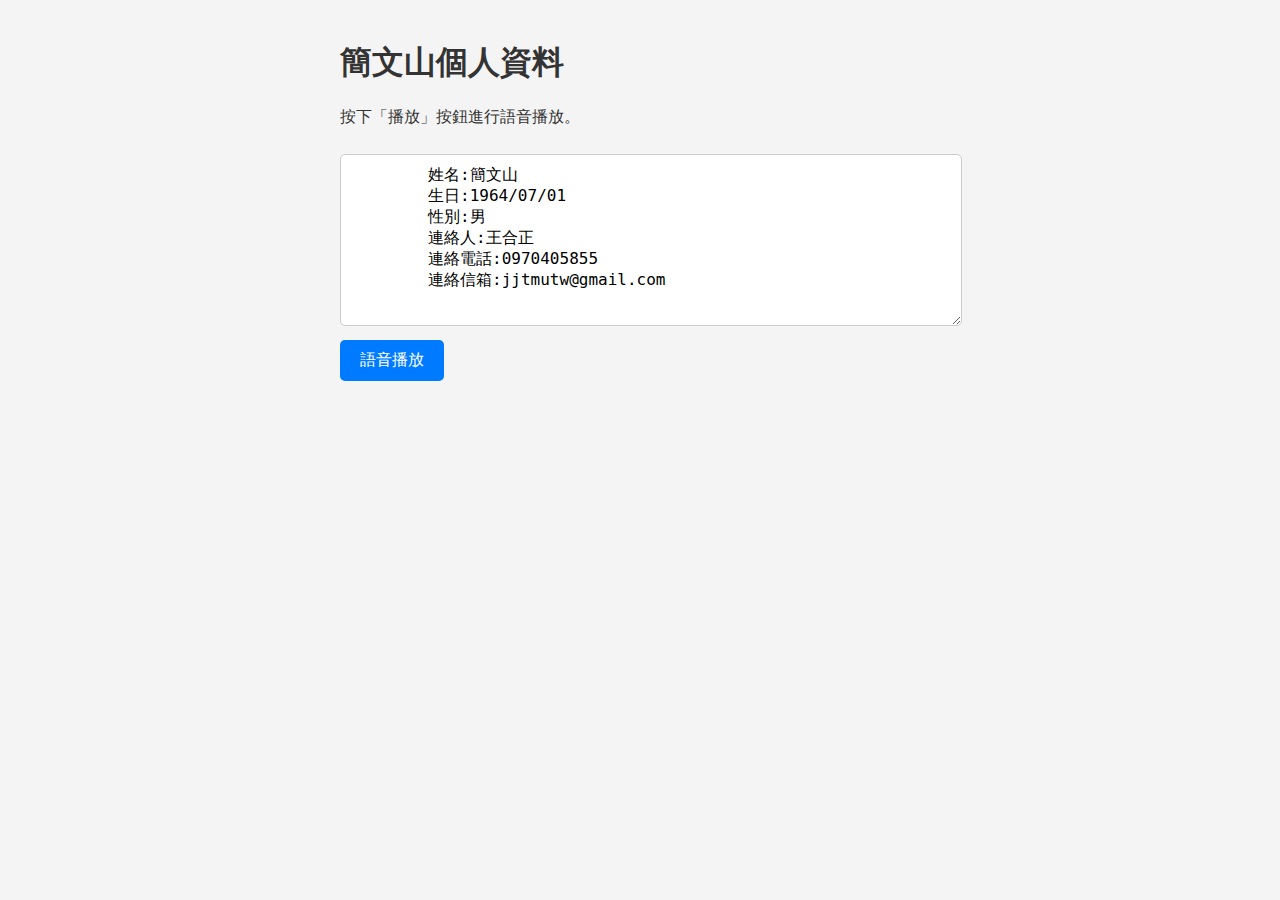
<file: 簡文山.html>
<!DOCTYPE html>
<html lang="zh-Hant">
<head>
    <meta charset="UTF-8">
    <meta name="viewport" content="width=device-width, initial-scale=1.0">
    <title>簡文山個人資料</title>
    <style>
        body {
            font-family: Arial, sans-serif;
            padding: 20px;
            background-color: #f4f4f4;
            color: #333;
            max-width: 600px;
            margin: auto;
        }
        textarea {
            width: 100%;
            height: 150px;
            margin: 10px 0;
            padding: 10px;
            font-size: 16px;
            border: 1px solid #ccc;
            border-radius: 5px;
        }
        button {
            padding: 10px 20px;
            font-size: 16px;
            color: white;
            background-color: #007bff;
            border: none;
            border-radius: 5px;
            cursor: pointer;
        }
        button:hover {
            background-color: #0056b3;
        }
    </style>
</head>
<body>
    <h1>簡文山個人資料</h1>
    <p>按下「播放」按鈕進行語音播放。</p>
    <textarea id="textInput" placeholder="輸入文字...">
        姓名:簡文山
        生日:1964/07/01
        性別:男
        連絡人:王合正
        連絡電話:0970405855
        連絡信箱:jjtmutw@gmail.com
    </textarea>
    <button id="playButton">語音播放</button>

    <script>
        document.getElementById('playButton').addEventListener('click', function() {
            const text = document.getElementById('textInput').value;
            if (text.trim() === '') {
                alert('請輸入文字');
                return;
            }

            const speech = new SpeechSynthesisUtterance(text);
            speech.lang = 'zh-TW';
            speech.rate = 1;
            speech.pitch = 1;
            
            window.speechSynthesis.speak(speech);
        });
    </script>
</body>
</html>
</file>
<file: emr/styles.css>
:root {
  --bg: #f4fbf7;
  --bg-soft: rgba(255, 255, 255, 0.78);
  --panel: rgba(255, 255, 255, 0.92);
  --panel-strong: #ffffff;
  --text: #20473b;
  --muted: #5f7f74;
  --primary: #6dc5a2;
  --primary-strong: #2e8c69;
  --accent: #d8f1e3;
  --border: rgba(71, 119, 98, 0.14);
  --shadow: 0 24px 70px rgba(48, 105, 81, 0.14);
  --badge: #eff9f3;
  --surface-tint: #eef9f2;
  --avatar-start: #f7fffb;
  --avatar-end: #dff4e8;
}

body[data-theme="rose"] {
  --bg: #fff2f7;
  --bg-soft: rgba(255, 247, 251, 0.86);
  --panel: rgba(255, 249, 252, 0.94);
  --panel-strong: #ffffff;
  --text: #6a2344;
  --muted: #9d5f7b;
  --primary: #f06fa0;
  --primary-strong: #bf3f75;
  --accent: #ffd7e7;
  --border: rgba(191, 63, 117, 0.16);
  --shadow: 0 24px 70px rgba(192, 69, 122, 0.18);
  --badge: #ffe8f1;
  --surface-tint: #fff0f6;
  --avatar-start: #fff8fb;
  --avatar-end: #ffdce9;
}

body[data-theme="sand"] {
  --bg: #f8efe4;
  --bg-soft: rgba(255, 249, 243, 0.84);
  --panel: rgba(255, 250, 245, 0.95);
  --panel-strong: #fffdfb;
  --text: #5d3d22;
  --muted: #8a6547;
  --primary: #b9834f;
  --primary-strong: #8a5728;
  --accent: #eed7bc;
  --border: rgba(138, 87, 40, 0.16);
  --shadow: 0 24px 70px rgba(127, 84, 43, 0.18);
  --badge: #f7eadb;
  --surface-tint: #fbf1e5;
  --avatar-start: #fffaf4;
  --avatar-end: #f0dec6;
}

* {
  box-sizing: border-box;
}

html,
body {
  margin: 0;
  min-height: 100%;
}

body {
  font-family: "Noto Sans TC", sans-serif;
  color: var(--text);
  background:
    radial-gradient(circle at top left, rgba(255, 255, 255, 0.9), transparent 28%),
    radial-gradient(circle at bottom right, rgba(255, 255, 255, 0.84), transparent 26%),
    linear-gradient(145deg, var(--bg) 0%, var(--surface-tint) 40%, #fcfffd 100%);
  transition: background 240ms ease, color 240ms ease;
}

.page-shell {
  max-width: 1280px;
  margin: 0 auto;
  padding: 28px;
}

.topbar,
.hero-card,
.book-panel,
.page-list {
  backdrop-filter: blur(16px);
}

.topbar {
  position: sticky;
  top: 16px;
  z-index: 20;
  display: flex;
  align-items: center;
  justify-content: space-between;
  gap: 18px;
  padding: 18px 22px;
  margin-bottom: 24px;
  background: var(--bg-soft);
  border: 1px solid var(--border);
  border-radius: 28px;
  box-shadow: var(--shadow);
}

.eyebrow,
.hero-kicker,
.book-kicker,
.page-tab-index,
.item-label,
.chip-label {
  margin: 0;
  letter-spacing: 0.12em;
  text-transform: uppercase;
  font-size: 0.74rem;
  color: var(--muted);
}

h1,
h2,
h3 {
  margin: 0;
  font-family: "Fraunces", serif;
  line-height: 1.08;
}

h1 {
  font-size: clamp(1.9rem, 3vw, 2.7rem);
}

.control-group {
  display: flex;
  flex-wrap: wrap;
  gap: 12px;
}

.field {
  display: flex;
  flex-direction: column;
  gap: 6px;
  min-width: 124px;
}

.field span {
  font-size: 0.82rem;
  color: var(--muted);
}

select,
.pager-btn {
  border: 1px solid var(--border);
  border-radius: 16px;
  padding: 10px 14px;
  background: var(--panel-strong);
  color: var(--text);
  font: inherit;
}

.hero-card {
  display: grid;
  grid-template-columns: 1.5fr 1fr;
  gap: 22px;
  padding: 28px;
  background: linear-gradient(135deg, var(--panel) 0%, rgba(255, 255, 255, 0.75) 100%);
  border: 1px solid var(--border);
  border-radius: 34px;
  box-shadow: var(--shadow);
  margin-bottom: 24px;
}

.hero-side {
  display: grid;
  grid-template-rows: auto 1fr;
  gap: 14px;
}

.avatar-card {
  display: flex;
  align-items: center;
  justify-content: center;
  min-height: 220px;
  padding: 10px;
  border-radius: 28px;
  background: linear-gradient(145deg, var(--avatar-start), var(--avatar-end));
  border: 1px solid rgba(255, 255, 255, 0.72);
}

.avatar-svg {
  width: min(100%, 220px);
  height: auto;
  display: block;
  filter: drop-shadow(0 20px 28px rgba(67, 126, 99, 0.15));
}

.hero-copy p:last-child {
  margin: 14px 0 0;
  max-width: 62ch;
  color: var(--muted);
  line-height: 1.7;
}

.hero-badge-grid {
  display: grid;
  grid-template-columns: repeat(2, minmax(0, 1fr));
  gap: 12px;
}

.summary-badge {
  padding: 16px;
  border-radius: 22px;
  background: var(--badge);
  border: 1px solid rgba(255, 255, 255, 0.7);
}

.summary-badge strong {
  display: block;
  margin-top: 10px;
  font-family: "Fraunces", serif;
  font-size: 1.05rem;
}

.record-layout {
  display: grid;
  grid-template-columns: 300px minmax(0, 1fr);
  gap: 20px;
}

.page-list,
.book-panel {
  background: var(--panel);
  border: 1px solid var(--border);
  border-radius: 32px;
  box-shadow: var(--shadow);
}

.page-list {
  display: flex;
  flex-direction: column;
  gap: 12px;
  padding: 18px;
}

.page-tab {
  width: 100%;
  text-align: left;
  border: 1px solid transparent;
  border-radius: 22px;
  padding: 15px 16px;
  background: transparent;
  color: inherit;
  cursor: pointer;
  transition: background 180ms ease, border-color 180ms ease, transform 180ms ease;
}

.page-tab:hover,
.page-tab:focus-visible,
.pager-btn:hover,
.pager-btn:focus-visible {
  outline: none;
  border-color: var(--primary);
  transform: translateY(-1px);
}

.page-tab.active {
  background: linear-gradient(135deg, var(--accent), rgba(255, 255, 255, 0.8));
  border-color: rgba(0, 0, 0, 0.02);
}

.page-tab-title {
  margin-top: 6px;
  display: block;
  font-weight: 700;
  font-size: 1rem;
}

.page-tab-description {
  margin-top: 8px;
  display: block;
  color: var(--muted);
  font-size: 0.9rem;
  line-height: 1.55;
}

.book-panel {
  padding: 24px;
}

.book-header {
  display: flex;
  align-items: flex-end;
  justify-content: space-between;
  gap: 12px;
  margin-bottom: 20px;
}

.page-indicator {
  min-width: 86px;
  text-align: center;
  padding: 10px 14px;
  border-radius: 999px;
  background: var(--badge);
  color: var(--primary-strong);
  font-weight: 700;
}

.record-page {
  min-height: 520px;
  display: grid;
  gap: 16px;
}

.section-grid {
  display: grid;
  grid-template-columns: repeat(2, minmax(0, 1fr));
  gap: 16px;
}

.content-card {
  padding: 20px;
  border-radius: 26px;
  background: var(--panel-strong);
  border: 1px solid var(--border);
  box-shadow: 0 12px 32px rgba(71, 119, 98, 0.08);
}

.content-card.full {
  grid-column: 1 / -1;
}

.content-card h4 {
  margin: 10px 0 0;
  font-size: 1.1rem;
}

.kv-list,
.history-list {
  list-style: none;
  padding: 0;
  margin: 16px 0 0;
}

.kv-list li,
.history-list li {
  display: flex;
  align-items: flex-start;
  justify-content: space-between;
  gap: 12px;
  padding: 12px 0;
  border-bottom: 1px solid var(--border);
}

.kv-list li:last-child,
.history-list li:last-child {
  border-bottom: 0;
}

.item-label {
  flex: 0 0 34%;
}

.item-value {
  flex: 1;
  text-align: right;
  line-height: 1.65;
}

.history-list li {
  display: block;
}

.history-title {
  display: flex;
  align-items: center;
  justify-content: space-between;
  gap: 12px;
  margin-bottom: 8px;
}

.history-tag {
  padding: 8px 12px;
  border-radius: 999px;
  background: var(--badge);
  color: var(--primary-strong);
  font-size: 0.82rem;
  font-weight: 700;
}

.history-body {
  color: var(--muted);
  line-height: 1.7;
}

.chip-row {
  display: flex;
  flex-wrap: wrap;
  gap: 10px;
  margin-top: 16px;
}

.chip {
  padding: 11px 14px;
  border-radius: 999px;
  background: var(--badge);
  color: var(--text);
  font-weight: 600;
}

.pager {
  display: flex;
  justify-content: space-between;
  gap: 12px;
  margin-top: 20px;
}

.pager-btn {
  min-width: 126px;
  cursor: pointer;
  transition: transform 180ms ease, border-color 180ms ease, background 180ms ease;
}

.pager-btn.primary {
  background: var(--primary);
  color: white;
  border-color: transparent;
}

.empty-state {
  padding: 30px;
  border-radius: 28px;
  background: var(--panel-strong);
  border: 1px dashed var(--border);
  color: var(--muted);
  line-height: 1.7;
}

.qr-block {
  display: grid;
  grid-template-columns: minmax(0, 1.4fr) 220px;
  gap: 18px;
  align-items: center;
}

.qr-form {
  display: grid;
  gap: 10px;
}

.qr-form label {
  font-size: 0.9rem;
  color: var(--muted);
}

.qr-input {
  width: 100%;
  padding: 12px 14px;
  border: 1px solid var(--border);
  border-radius: 16px;
  background: var(--panel-strong);
  color: var(--text);
  font: inherit;
}

.qr-note {
  margin: 0;
  color: var(--muted);
  line-height: 1.65;
}

.qr-preview {
  display: grid;
  gap: 10px;
  justify-items: center;
  padding: 16px;
  border-radius: 24px;
  background: var(--badge);
}

.qr-preview img {
  width: 180px;
  height: 180px;
  object-fit: contain;
  background: white;
  border-radius: 18px;
  padding: 10px;
}

@media (max-width: 980px) {
  .hero-card,
  .record-layout,
  .section-grid,
  .qr-block {
    grid-template-columns: 1fr;
  }

  .page-list {
    order: 2;
  }

  .book-panel {
    order: 1;
  }
}

@media (max-width: 720px) {
  .page-shell {
    padding: 16px;
  }

  .topbar,
  .hero-card,
  .book-panel,
  .page-list {
    border-radius: 24px;
  }

  .topbar,
  .book-header,
  .pager {
    flex-direction: column;
    align-items: stretch;
  }

  .kv-list li {
    flex-direction: column;
  }

  .item-value {
    text-align: left;
  }
}

@media (prefers-reduced-motion: reduce) {
  *,
  *::before,
  *::after {
    animation: none !important;
    transition: none !important;
    scroll-behavior: auto !important;
  }
}
</file>
<file: Pac-man/styles.css>
:root {
  --bg-primary: #0f172a;
  --panel-bg: rgba(15, 23, 42, 0.46);
  --panel-border: rgba(255, 255, 255, 0.12);
  --text-main: #e2e8f0;
  --text-muted: rgba(226, 232, 240, 0.7);
  --cyan: #22d3ee;
  --cyan-soft: rgba(34, 211, 238, 0.2);
  --fuchsia: #d946ef;
  --fuchsia-soft: rgba(217, 70, 239, 0.18);
  --shadow-panel: 0 28px 80px rgba(2, 6, 23, 0.44);
  --radius-lg: 28px;
  --radius-md: 20px;
  --radius-sm: 14px;
  --blur: blur(12px);
}

* {
  box-sizing: border-box;
}

html,
body {
  margin: 0;
  min-height: 100%;
}

body {
  position: relative;
  overflow-x: hidden;
  background:
    radial-gradient(circle at top, rgba(34, 211, 238, 0.08), transparent 30%),
    linear-gradient(160deg, #050816 0%, #0f172a 45%, #111827 100%);
  color: var(--text-main);
  font-family: "Outfit", "Segoe UI", sans-serif;
}

button,
input,
select {
  font: inherit;
}

.background-layer {
  position: fixed;
  inset: 0;
  overflow: hidden;
  pointer-events: none;
}

.orb {
  position: absolute;
  border-radius: 999px;
  filter: blur(32px);
  opacity: 0.82;
  animation: drift 20s ease-in-out infinite;
}

.orb-cyan {
  top: 8%;
  left: -4%;
  width: 24rem;
  height: 24rem;
  background: rgba(34, 211, 238, 0.34);
}

.orb-fuchsia {
  right: -6%;
  bottom: 10%;
  width: 28rem;
  height: 28rem;
  background: rgba(217, 70, 239, 0.3);
  animation-duration: 24s;
}

.grid-glow {
  position: absolute;
  inset: 0;
  background-image:
    linear-gradient(rgba(148, 163, 184, 0.05) 1px, transparent 1px),
    linear-gradient(90deg, rgba(148, 163, 184, 0.05) 1px, transparent 1px);
  background-size: 44px 44px;
  mask-image: radial-gradient(circle at center, black 30%, transparent 82%);
}

.shell {
  position: relative;
  z-index: 1;
  width: min(1200px, calc(100% - 32px));
  margin: 0 auto;
  padding: 40px 0 56px;
}

.panel {
  background: var(--panel-bg);
  border: 1px solid var(--panel-border);
  border-radius: var(--radius-lg);
  box-shadow: var(--shadow-panel);
  backdrop-filter: var(--blur);
}

.hero-panel,
.topbar,
.login-panel,
.controller-panel,
.stats-panel,
.history-panel,
.game-panel {
  padding: 24px;
}

.reveal {
  animation: revealUp 560ms ease both;
}

.hero-panel {
  margin-bottom: 18px;
}

.hero-row,
.topbar,
.section-header,
.game-footnote,
.meta-row,
.history-head,
.history-sub {
  display: flex;
  align-items: center;
  justify-content: space-between;
  gap: 16px;
}

.hero-row {
  align-items: start;
}

.eyebrow,
.section-kicker,
.status-label {
  margin: 0 0 8px;
  color: var(--cyan);
  font-size: 0.82rem;
  font-weight: 700;
  letter-spacing: 0.18em;
  text-transform: uppercase;
}

.hero-panel h1,
.section-header h2 {
  margin: 0;
}

.hero-panel h1 {
  font-size: clamp(1.9rem, 3.3vw, 3rem);
  line-height: 1.06;
  background: linear-gradient(120deg, var(--cyan), #9be7ff 35%, #d8b4fe 68%, var(--fuchsia));
  -webkit-background-clip: text;
  background-clip: text;
  color: transparent;
}

.hero-copy {
  max-width: 44rem;
  margin: 16px 0 0;
  color: var(--text-muted);
  font-size: 1.02rem;
  line-height: 1.75;
}

.hero-meta,
.game-badges {
  display: flex;
  flex-wrap: wrap;
  justify-content: flex-end;
  gap: 10px;
}

.hero-meta {
  max-width: 18rem;
}

.pill,
.mini-badge {
  display: inline-flex;
  align-items: center;
  padding: 10px 14px;
  border-radius: 999px;
  background: rgba(255, 255, 255, 0.06);
  border: 1px solid rgba(255, 255, 255, 0.1);
  color: var(--text-main);
  font-size: 0.92rem;
}

.mini-badge {
  padding: 9px 13px;
  color: var(--text-muted);
}

.status-content {
  font-size: 1.02rem;
  font-weight: 600;
}

.content-grid {
  display: grid;
  grid-template-columns: minmax(320px, 430px) minmax(440px, 1fr);
  gap: 18px;
  align-items: start;
}

.column-left {
  display: grid;
  gap: 18px;
}

.section-header {
  align-items: end;
  margin-bottom: 18px;
}

.section-kicker {
  margin-bottom: 6px;
}

.section-header h2 {
  font-size: 1.38rem;
}

.login-form,
.input-group,
.history-list,
.meta-grid {
  display: grid;
  gap: 16px;
}

.input-group span,
.history-sub,
.meta-row,
.game-footnote {
  color: var(--text-muted);
}

.input-group input,
.input-group select {
  width: 100%;
  padding: 14px 16px;
  border: 1px solid rgba(148, 163, 184, 0.22);
  border-radius: var(--radius-sm);
  background: rgba(15, 23, 42, 0.62);
  color: var(--text-main);
  outline: none;
  transition: border-color 180ms ease, box-shadow 180ms ease, transform 180ms ease;
}

.input-group select {
  appearance: none;
}

.input-group input:focus,
.input-group select:focus {
  border-color: rgba(34, 211, 238, 0.62);
  box-shadow: 0 0 36px rgba(34, 211, 238, 0.32);
  transform: translateY(-1px);
}

.controller-mode-group {
  margin-bottom: 16px;
}

.primary-button,
.ghost-button {
  border: 0;
  cursor: pointer;
  transition: transform 180ms ease, box-shadow 180ms ease, filter 180ms ease, background 180ms ease;
}

.primary-button {
  padding: 14px 18px;
  border-radius: 999px;
  background: linear-gradient(135deg, rgba(34, 211, 238, 0.98), rgba(6, 182, 212, 0.92));
  color: #031320;
  font-weight: 800;
  box-shadow: 0 18px 36px rgba(8, 145, 178, 0.32);
}

.ghost-button {
  padding: 12px 16px;
  border-radius: 999px;
  background: rgba(255, 255, 255, 0.06);
  color: var(--text-main);
  border: 1px solid rgba(255, 255, 255, 0.1);
}

.primary-button:hover,
.ghost-button:hover {
  transform: translateY(-1px) scale(1.01);
  filter: brightness(1.08);
}

.primary-button:hover {
  box-shadow: 0 0 42px rgba(34, 211, 238, 0.4);
}

.inline-message {
  min-height: 1.4rem;
  margin: 14px 0 0;
  color: var(--text-muted);
}

.inline-message.is-error {
  color: #fda4af;
}

.inline-message.is-success {
  color: #67e8f9;
}

.controller-status-card {
  padding: 18px;
  border: 1px solid rgba(255, 255, 255, 0.08);
  border-radius: var(--radius-md);
  background: linear-gradient(180deg, rgba(15, 23, 42, 0.74), rgba(15, 23, 42, 0.48));
}

.controller-detail,
.controller-tip {
  margin: 12px 0 0;
  color: var(--text-muted);
  line-height: 1.7;
}

.controller-actions {
  display: flex;
  flex-wrap: wrap;
  gap: 12px;
  margin-top: 16px;
}

.controller-actions .primary-button,
.controller-actions .ghost-button {
  flex: 1 1 180px;
}

.stats-grid {
  display: grid;
  grid-template-columns: repeat(2, minmax(0, 1fr));
  gap: 14px;
}

.stat-card,
.history-item,
.history-empty {
  padding: 18px;
  border: 1px solid rgba(255, 255, 255, 0.08);
  border-radius: var(--radius-md);
  background: linear-gradient(180deg, rgba(15, 23, 42, 0.74), rgba(15, 23, 42, 0.48));
}

.history-empty {
  color: var(--text-muted);
}

.stat-label {
  display: block;
  margin-bottom: 12px;
  color: var(--text-muted);
  font-size: 0.92rem;
}

.stat-value {
  display: block;
  font-size: 1.34rem;
  font-weight: 700;
}

.accent-cyan {
  color: var(--cyan);
}

.accent-fuchsia {
  color: #f0abfc;
}

.meta-grid {
  margin-top: 18px;
  padding-top: 16px;
  border-top: 1px solid rgba(255, 255, 255, 0.08);
}

.game-frame {
  position: relative;
  padding: 14px;
  border-radius: var(--radius-lg);
  border: 1px solid rgba(34, 211, 238, 0.24);
  background:
    linear-gradient(180deg, rgba(8, 47, 73, 0.46), rgba(15, 23, 42, 0.9)),
    linear-gradient(135deg, var(--cyan-soft), transparent 55%, var(--fuchsia-soft));
  box-shadow: inset 0 1px 0 rgba(255, 255, 255, 0.08), var(--shadow-panel);
}

#game-canvas {
  display: block;
  width: 100%;
  max-width: 420px;
  margin: 0 auto;
  border-radius: 22px;
  border: 1px solid rgba(255, 255, 255, 0.08);
  background: linear-gradient(180deg, rgba(8, 47, 73, 0.92), rgba(15, 23, 42, 1));
  box-shadow:
    inset 0 1px 0 rgba(255, 255, 255, 0.06),
    0 20px 42px rgba(2, 6, 23, 0.52),
    0 0 0 1px rgba(34, 211, 238, 0.05);
}

.game-overlay {
  position: absolute;
  inset: 14px;
  display: grid;
  place-items: center;
  align-content: center;
  gap: 12px;
  padding: 24px;
  border-radius: 22px;
  background: rgba(2, 6, 23, 0.56);
  backdrop-filter: blur(12px);
  text-align: center;
  z-index: 2;
}

.game-overlay.is-hidden {
  display: none;
}

.overlay-title {
  margin: 0;
  font-size: 1.5rem;
  font-weight: 700;
}

.overlay-copy {
  max-width: 28rem;
  margin: 0;
  color: var(--text-muted);
  line-height: 1.7;
}

@keyframes drift {
  0%,
  100% {
    transform: translate3d(0, 0, 0) scale(1);
  }
  50% {
    transform: translate3d(22px, -20px, 0) scale(1.08);
  }
}

@keyframes revealUp {
  from {
    opacity: 0;
    transform: translateY(18px);
  }
  to {
    opacity: 1;
    transform: translateY(0);
  }
}

@media (max-width: 960px) {
  .content-grid {
    grid-template-columns: 1fr;
  }

  .hero-row,
  .game-footnote,
  .topbar,
  .controller-actions,
  .meta-row,
  .section-header,
  .history-head,
  .history-sub {
    flex-direction: column;
    align-items: flex-start;
  }

  .hero-meta,
  .game-badges {
    justify-content: flex-start;
    max-width: none;
  }
}

@media (max-width: 640px) {
  .shell {
    width: min(100% - 20px, 100%);
    padding: 20px 0 32px;
  }

  .hero-panel,
  .topbar,
  .login-panel,
  .controller-panel,
  .stats-panel,
  .history-panel,
  .game-panel {
    padding: 18px;
  }

  .hero-panel h1 {
    font-size: 2rem;
  }

  .stats-grid {
    grid-template-columns: 1fr;
  }

  .orb-cyan {
    width: 16rem;
    height: 16rem;
  }

  .orb-fuchsia {
    width: 18rem;
    height: 18rem;
  }
}
</file>
<file: scheduler_admin/styles.css>
:root {
  --bg-primary: #0f172a;
  --panel-bg: rgba(15, 23, 42, 0.46);
  --panel-border: rgba(255, 255, 255, 0.12);
  --text-main: #e2e8f0;
  --text-muted: rgba(226, 232, 240, 0.7);
  --cyan: #22d3ee;
  --cyan-soft: rgba(34, 211, 238, 0.2);
  --fuchsia: #d946ef;
  --fuchsia-soft: rgba(217, 70, 239, 0.18);
  --shadow-panel: 0 28px 80px rgba(2, 6, 23, 0.44);
  --radius-lg: 28px;
  --radius-md: 20px;
  --radius-sm: 14px;
  --blur: blur(12px);
}

* {
  box-sizing: border-box;
}

html,
body {
  margin: 0;
  min-height: 100%;
}

body {
  position: relative;
  overflow-x: hidden;
  background:
    radial-gradient(circle at top, rgba(34, 211, 238, 0.08), transparent 30%),
    linear-gradient(160deg, #050816 0%, #0f172a 45%, #111827 100%);
  color: var(--text-main);
  font-family: "Outfit", "Segoe UI", sans-serif;
}

button,
input,
select {
  font: inherit;
}

.background-layer {
  position: fixed;
  inset: 0;
  overflow: hidden;
  pointer-events: none;
}

.orb {
  position: absolute;
  border-radius: 999px;
  filter: blur(32px);
  opacity: 0.82;
  animation: drift 20s ease-in-out infinite;
}

.orb-cyan {
  top: 8%;
  left: -4%;
  width: 24rem;
  height: 24rem;
  background: rgba(34, 211, 238, 0.34);
}

.orb-fuchsia {
  right: -6%;
  bottom: 10%;
  width: 28rem;
  height: 28rem;
  background: rgba(217, 70, 239, 0.3);
  animation-duration: 24s;
}

.grid-glow {
  position: absolute;
  inset: 0;
  background-image:
    linear-gradient(rgba(148, 163, 184, 0.05) 1px, transparent 1px),
    linear-gradient(90deg, rgba(148, 163, 184, 0.05) 1px, transparent 1px);
  background-size: 44px 44px;
  mask-image: radial-gradient(circle at center, black 30%, transparent 82%);
}

.shell {
  position: relative;
  z-index: 1;
  width: min(1200px, calc(100% - 32px));
  margin: 0 auto;
  padding: 40px 0 56px;
}

.panel {
  background: var(--panel-bg);
  border: 1px solid var(--panel-border);
  border-radius: var(--radius-lg);
  box-shadow: var(--shadow-panel);
  backdrop-filter: var(--blur);
}

.hero-panel,
.topbar,
.login-panel,
.controller-panel,
.stats-panel,
.history-panel,
.game-panel {
  padding: 24px;
}

.reveal {
  animation: revealUp 560ms ease both;
}

.hero-panel {
  margin-bottom: 18px;
}

.hero-row,
.topbar,
.section-header,
.game-footnote,
.meta-row,
.history-head,
.history-sub {
  display: flex;
  align-items: center;
  justify-content: space-between;
  gap: 16px;
}

.hero-row {
  align-items: start;
}

.topbar-actions {
  display: flex;
  flex-wrap: wrap;
  justify-content: flex-end;
  gap: 10px;
}

.audio-style-group {
  display: grid;
  gap: 6px;
  min-width: 136px;
}

.audio-style-group span {
  color: var(--text-muted);
  font-size: 0.8rem;
}

.audio-style-group select {
  padding: 10px 12px;
  border: 1px solid rgba(148, 163, 184, 0.22);
  border-radius: 999px;
  background: rgba(255, 255, 255, 0.06);
  color: var(--text-main);
  outline: none;
  appearance: none;
}

.audio-style-group select:focus {
  border-color: rgba(34, 211, 238, 0.62);
  box-shadow: 0 0 24px rgba(34, 211, 238, 0.24);
}

.eyebrow,
.section-kicker,
.status-label {
  margin: 0 0 8px;
  color: var(--cyan);
  font-size: 0.82rem;
  font-weight: 700;
  letter-spacing: 0.18em;
  text-transform: uppercase;
}

.hero-panel h1,
.section-header h2 {
  margin: 0;
}

.hero-panel h1 {
  font-size: clamp(1.9rem, 3.3vw, 3rem);
  line-height: 1.06;
  background: linear-gradient(120deg, var(--cyan), #9be7ff 35%, #d8b4fe 68%, var(--fuchsia));
  -webkit-background-clip: text;
  background-clip: text;
  color: transparent;
}

.hero-copy {
  max-width: 44rem;
  margin: 16px 0 0;
  color: var(--text-muted);
  font-size: 1.02rem;
  line-height: 1.75;
}

.hero-meta,
.game-badges {
  display: flex;
  flex-wrap: wrap;
  justify-content: flex-end;
  gap: 10px;
}

.hero-meta {
  max-width: 18rem;
}

.pill,
.mini-badge {
  display: inline-flex;
  align-items: center;
  padding: 10px 14px;
  border-radius: 999px;
  background: rgba(255, 255, 255, 0.06);
  border: 1px solid rgba(255, 255, 255, 0.1);
  color: var(--text-main);
  font-size: 0.92rem;
}

.mini-badge {
  padding: 9px 13px;
  color: var(--text-muted);
}

.status-content {
  font-size: 1.02rem;
  font-weight: 600;
}

.content-grid {
  display: grid;
  grid-template-columns: minmax(320px, 430px) minmax(440px, 1fr);
  gap: 18px;
  align-items: start;
}

.column-left {
  display: grid;
  gap: 18px;
}

.section-header {
  align-items: end;
  margin-bottom: 18px;
}

.section-kicker {
  margin-bottom: 6px;
}

.section-header h2 {
  font-size: 1.38rem;
}

.login-form,
.input-group,
.history-list,
.meta-grid {
  display: grid;
  gap: 16px;
}

.input-group span,
.history-sub,
.meta-row,
.game-footnote {
  color: var(--text-muted);
}

.input-group input,
.input-group select {
  width: 100%;
  padding: 14px 16px;
  border: 1px solid rgba(148, 163, 184, 0.22);
  border-radius: var(--radius-sm);
  background: rgba(15, 23, 42, 0.62);
  color: var(--text-main);
  outline: none;
  transition: border-color 180ms ease, box-shadow 180ms ease, transform 180ms ease;
}

.input-group select {
  appearance: none;
}

.input-group input:focus,
.input-group select:focus {
  border-color: rgba(34, 211, 238, 0.62);
  box-shadow: 0 0 36px rgba(34, 211, 238, 0.32);
  transform: translateY(-1px);
}

.controller-mode-group {
  margin-bottom: 16px;
}

.primary-button,
.ghost-button {
  border: 0;
  cursor: pointer;
  transition: transform 180ms ease, box-shadow 180ms ease, filter 180ms ease, background 180ms ease;
}

.primary-button {
  padding: 14px 18px;
  border-radius: 999px;
  background: linear-gradient(135deg, rgba(34, 211, 238, 0.98), rgba(6, 182, 212, 0.92));
  color: #031320;
  font-weight: 800;
  box-shadow: 0 18px 36px rgba(8, 145, 178, 0.32);
}

.ghost-button {
  padding: 12px 16px;
  border-radius: 999px;
  background: rgba(255, 255, 255, 0.06);
  color: var(--text-main);
  border: 1px solid rgba(255, 255, 255, 0.1);
}

.primary-button:hover,
.ghost-button:hover {
  transform: translateY(-1px) scale(1.01);
  filter: brightness(1.08);
}

.primary-button:hover {
  box-shadow: 0 0 42px rgba(34, 211, 238, 0.4);
}

.inline-message {
  min-height: 1.4rem;
  margin: 14px 0 0;
  color: var(--text-muted);
}

.inline-message.is-error {
  color: #fda4af;
}

.inline-message.is-success {
  color: #67e8f9;
}

.controller-status-card {
  padding: 18px;
  border: 1px solid rgba(255, 255, 255, 0.08);
  border-radius: var(--radius-md);
  background: linear-gradient(180deg, rgba(15, 23, 42, 0.74), rgba(15, 23, 42, 0.48));
}

.controller-detail,
.controller-tip {
  margin: 12px 0 0;
  color: var(--text-muted);
  line-height: 1.7;
}

.controller-actions {
  display: flex;
  flex-wrap: wrap;
  gap: 12px;
  margin-top: 16px;
}

.controller-actions .primary-button,
.controller-actions .ghost-button {
  flex: 1 1 180px;
}

.stats-grid {
  display: grid;
  grid-template-columns: repeat(2, minmax(0, 1fr));
  gap: 14px;
}

.stat-card,
.history-item,
.history-empty {
  padding: 18px;
  border: 1px solid rgba(255, 255, 255, 0.08);
  border-radius: var(--radius-md);
  background: linear-gradient(180deg, rgba(15, 23, 42, 0.74), rgba(15, 23, 42, 0.48));
}

.history-empty {
  color: var(--text-muted);
}

.stat-label {
  display: block;
  margin-bottom: 12px;
  color: var(--text-muted);
  font-size: 0.92rem;
}

.stat-value {
  display: block;
  font-size: 1.34rem;
  font-weight: 700;
}

.accent-cyan {
  color: var(--cyan);
}

.accent-fuchsia {
  color: #f0abfc;
}

.meta-grid {
  margin-top: 18px;
  padding-top: 16px;
  border-top: 1px solid rgba(255, 255, 255, 0.08);
}

.game-frame {
  position: relative;
  padding: 14px;
  border-radius: var(--radius-lg);
  border: 1px solid rgba(34, 211, 238, 0.24);
  background:
    linear-gradient(180deg, rgba(8, 47, 73, 0.46), rgba(15, 23, 42, 0.9)),
    linear-gradient(135deg, var(--cyan-soft), transparent 55%, var(--fuchsia-soft));
  box-shadow: inset 0 1px 0 rgba(255, 255, 255, 0.08), var(--shadow-panel);
}

#game-canvas {
  display: block;
  width: 100%;
  max-width: 420px;
  margin: 0 auto;
  border-radius: 22px;
  border: 1px solid rgba(255, 255, 255, 0.08);
  background: linear-gradient(180deg, rgba(8, 47, 73, 0.92), rgba(15, 23, 42, 1));
  box-shadow:
    inset 0 1px 0 rgba(255, 255, 255, 0.06),
    0 20px 42px rgba(2, 6, 23, 0.52),
    0 0 0 1px rgba(34, 211, 238, 0.05);
}

.game-overlay {
  position: absolute;
  inset: 14px;
  display: grid;
  place-items: center;
  align-content: center;
  gap: 12px;
  padding: 24px;
  border-radius: 22px;
  background: rgba(2, 6, 23, 0.56);
  backdrop-filter: blur(12px);
  text-align: center;
  z-index: 2;
}

.game-overlay.is-hidden {
  display: none;
}

.overlay-title {
  margin: 0;
  font-size: 1.5rem;
  font-weight: 700;
}

.overlay-copy {
  max-width: 28rem;
  margin: 0;
  color: var(--text-muted);
  line-height: 1.7;
}

@keyframes drift {
  0%,
  100% {
    transform: translate3d(0, 0, 0) scale(1);
  }
  50% {
    transform: translate3d(22px, -20px, 0) scale(1.08);
  }
}

@keyframes revealUp {
  from {
    opacity: 0;
    transform: translateY(18px);
  }
  to {
    opacity: 1;
    transform: translateY(0);
  }
}

@media (max-width: 960px) {
  .content-grid {
    grid-template-columns: 1fr;
  }

  .hero-row,
  .game-footnote,
  .topbar,
  .controller-actions,
  .meta-row,
  .section-header,
  .history-head,
  .history-sub {
    flex-direction: column;
    align-items: flex-start;
  }

  .hero-meta,
  .game-badges {
    justify-content: flex-start;
    max-width: none;
  }
}

@media (max-width: 640px) {
  .shell {
    width: min(100% - 20px, 100%);
    padding: 20px 0 32px;
  }

  .hero-panel,
  .topbar,
  .login-panel,
  .controller-panel,
  .stats-panel,
  .history-panel,
  .game-panel {
    padding: 18px;
  }

  .hero-panel h1 {
    font-size: 2rem;
  }

  .stats-grid {
    grid-template-columns: 1fr;
  }

  .orb-cyan {
    width: 16rem;
    height: 16rem;
  }

  .orb-fuchsia {
    width: 18rem;
    height: 18rem;
  }
}
</file>
<file: snake/styles.css>
:root {
  --bg-primary: #0f172a;
  --bg-secondary: rgba(15, 23, 42, 0.72);
  --panel-bg: rgba(15, 23, 42, 0.48);
  --panel-border: rgba(255, 255, 255, 0.12);
  --text-main: #e2e8f0;
  --text-muted: rgba(226, 232, 240, 0.7);
  --cyan: #22d3ee;
  --cyan-soft: rgba(34, 211, 238, 0.22);
  --fuchsia: #d946ef;
  --fuchsia-soft: rgba(217, 70, 239, 0.2);
  --shadow-panel: 0 28px 80px rgba(2, 6, 23, 0.44);
  --shadow-cyan: 0 0 36px rgba(34, 211, 238, 0.32);
  --shadow-fuchsia: 0 0 36px rgba(217, 70, 239, 0.24);
  --radius-lg: 28px;
  --radius-md: 20px;
  --radius-sm: 14px;
  --blur: blur(16px);
}

* {
  box-sizing: border-box;
}

html,
body {
  margin: 0;
  min-height: 100%;
}

body {
  position: relative;
  overflow-x: hidden;
  background:
    radial-gradient(circle at top, rgba(34, 211, 238, 0.08), transparent 30%),
    linear-gradient(160deg, #050816 0%, #0f172a 45%, #111827 100%);
  color: var(--text-main);
  font-family: "Outfit", "Segoe UI", sans-serif;
}

button,
input,
select {
  font: inherit;
}

.background-layer {
  position: fixed;
  inset: 0;
  overflow: hidden;
  pointer-events: none;
}

.orb {
  position: absolute;
  border-radius: 999px;
  filter: blur(32px);
  opacity: 0.8;
  animation: drift 18s ease-in-out infinite;
}

.orb-cyan {
  top: 8%;
  left: -4%;
  width: 22rem;
  height: 22rem;
  background: rgba(34, 211, 238, 0.36);
}

.orb-fuchsia {
  right: -6%;
  bottom: 12%;
  width: 26rem;
  height: 26rem;
  background: rgba(217, 70, 239, 0.34);
  animation-duration: 22s;
}

.grid-glow {
  position: absolute;
  inset: 0;
  background-image:
    linear-gradient(rgba(148, 163, 184, 0.05) 1px, transparent 1px),
    linear-gradient(90deg, rgba(148, 163, 184, 0.05) 1px, transparent 1px);
  background-size: 42px 42px;
  mask-image: radial-gradient(circle at center, black 30%, transparent 82%);
}

.shell {
  position: relative;
  z-index: 1;
  width: min(1180px, calc(100% - 32px));
  margin: 0 auto;
  padding: 40px 0 56px;
}

.panel {
  background: var(--panel-bg);
  border: 1px solid var(--panel-border);
  border-radius: var(--radius-lg);
  box-shadow: var(--shadow-panel);
  backdrop-filter: var(--blur);
}

.hero-panel,
.topbar,
.login-panel,
.controller-panel,
.stats-panel,
.game-panel {
  padding: 24px;
}

.hero-panel {
  margin-bottom: 18px;
}

.eyebrow,
.section-kicker,
.status-label {
  margin: 0 0 8px;
  color: var(--cyan);
  font-size: 0.82rem;
  font-weight: 700;
  letter-spacing: 0.18em;
  text-transform: uppercase;
}

.hero-panel h1,
.section-header h2 {
  margin: 0;
}

.hero-panel h1 {
  max-width: none;
  font-size: clamp(1.7rem, 3.1vw, 2.75rem);
  line-height: 1.08;
  background: linear-gradient(120deg, var(--cyan), #9be7ff 35%, #d8b4fe 65%, var(--fuchsia));
  -webkit-background-clip: text;
  background-clip: text;
  color: transparent;
}

.hero-copy {
  max-width: 54rem;
  margin: 18px 0 0;
  color: var(--text-muted);
  font-size: 1.02rem;
  line-height: 1.75;
}

.topbar {
  display: flex;
  align-items: center;
  justify-content: space-between;
  gap: 16px;
  margin-bottom: 18px;
}

.status-content {
  font-size: 1.02rem;
  font-weight: 600;
}

.content-grid {
  display: grid;
  grid-template-columns: minmax(320px, 420px) minmax(420px, 1fr);
  gap: 18px;
  align-items: start;
}

.column-left {
  display: grid;
  gap: 18px;
}

.section-header {
  display: flex;
  align-items: end;
  justify-content: space-between;
  gap: 12px;
  margin-bottom: 18px;
}

.section-kicker {
  margin-bottom: 6px;
}

.section-header h2 {
  font-size: 1.38rem;
}

.login-form {
  display: grid;
  gap: 16px;
}

.input-group {
  display: grid;
  gap: 10px;
}

.input-group span {
  color: var(--text-muted);
  font-size: 0.95rem;
}

.input-group input {
  width: 100%;
  padding: 14px 16px;
  border: 1px solid rgba(148, 163, 184, 0.22);
  border-radius: var(--radius-sm);
  background: rgba(15, 23, 42, 0.62);
  color: var(--text-main);
  outline: none;
  transition: border-color 180ms ease, box-shadow 180ms ease, transform 180ms ease;
}

.input-group input:focus,
.input-group select:focus {
  border-color: rgba(34, 211, 238, 0.6);
  box-shadow: var(--shadow-cyan);
  transform: translateY(-1px);
}

.input-group select {
  width: 100%;
  padding: 14px 16px;
  border: 1px solid rgba(148, 163, 184, 0.22);
  border-radius: var(--radius-sm);
  background: rgba(15, 23, 42, 0.62);
  color: var(--text-main);
  outline: none;
  appearance: none;
  transition: border-color 180ms ease, box-shadow 180ms ease, transform 180ms ease;
}

.controller-mode-group {
  margin-bottom: 16px;
}

.primary-button,
.ghost-button {
  border: 0;
  cursor: pointer;
  transition: transform 180ms ease, box-shadow 180ms ease, filter 180ms ease, background 180ms ease;
}

.primary-button {
  padding: 14px 18px;
  border-radius: 999px;
  background: linear-gradient(135deg, rgba(34, 211, 238, 0.95), rgba(14, 165, 233, 0.88));
  color: #031320;
  font-weight: 800;
  box-shadow: 0 18px 36px rgba(8, 145, 178, 0.3);
}

.ghost-button {
  padding: 12px 16px;
  border-radius: 999px;
  background: rgba(255, 255, 255, 0.06);
  color: var(--text-main);
  border: 1px solid rgba(255, 255, 255, 0.1);
}

.primary-button:hover,
.ghost-button:hover {
  transform: translateY(-1px) scale(1.01);
  filter: brightness(1.06);
}

.primary-button:hover {
  box-shadow: var(--shadow-cyan);
}

.inline-message {
  min-height: 1.4rem;
  margin: 14px 0 0;
  color: var(--text-muted);
}

.inline-message.is-error {
  color: #fda4af;
}

.inline-message.is-success {
  color: #67e8f9;
}

.controller-status-card {
  padding: 18px;
  border: 1px solid rgba(255, 255, 255, 0.08);
  border-radius: var(--radius-md);
  background: linear-gradient(180deg, rgba(15, 23, 42, 0.72), rgba(15, 23, 42, 0.48));
}

.controller-detail,
.controller-tip {
  margin: 12px 0 0;
  color: var(--text-muted);
  line-height: 1.7;
}

.controller-actions {
  display: flex;
  flex-wrap: wrap;
  gap: 12px;
  margin-top: 16px;
}

.controller-actions .primary-button,
.controller-actions .ghost-button {
  flex: 1 1 180px;
}

.stats-grid {
  display: grid;
  grid-template-columns: repeat(2, minmax(0, 1fr));
  gap: 14px;
}

.stat-card {
  padding: 18px;
  border: 1px solid rgba(255, 255, 255, 0.08);
  border-radius: var(--radius-md);
  background: linear-gradient(180deg, rgba(15, 23, 42, 0.72), rgba(15, 23, 42, 0.48));
}

.stat-label {
  display: block;
  margin-bottom: 12px;
  color: var(--text-muted);
  font-size: 0.92rem;
}

.stat-value {
  display: block;
  font-size: 1.4rem;
  font-weight: 700;
}

.accent-cyan {
  color: var(--cyan);
}

.accent-fuchsia {
  color: #f0abfc;
}

.meta-row {
  display: flex;
  align-items: center;
  justify-content: space-between;
  gap: 16px;
  margin-top: 18px;
  padding-top: 16px;
  border-top: 1px solid rgba(255, 255, 255, 0.08);
  color: var(--text-muted);
}

.game-frame {
  position: relative;
  padding: 14px;
  border-radius: var(--radius-lg);
  border: 1px solid rgba(34, 211, 238, 0.24);
  background:
    linear-gradient(180deg, rgba(8, 47, 73, 0.46), rgba(15, 23, 42, 0.9)),
    linear-gradient(135deg, var(--cyan-soft), transparent 55%, var(--fuchsia-soft));
  box-shadow: inset 0 1px 0 rgba(255, 255, 255, 0.08), var(--shadow-panel);
}

#game-canvas {
  display: block;
  width: 100%;
  max-width: 420px;
  margin: 0 auto;
  border-radius: 22px;
  border: 1px solid rgba(255, 255, 255, 0.08);
  background:
    linear-gradient(180deg, rgba(15, 23, 42, 0.9), rgba(15, 23, 42, 1));
  box-shadow:
    inset 0 1px 0 rgba(255, 255, 255, 0.06),
    0 20px 42px rgba(2, 6, 23, 0.52),
    0 0 0 1px rgba(34, 211, 238, 0.05);
}

.game-overlay {
  position: absolute;
  inset: 14px;
  display: grid;
  place-items: center;
  align-content: center;
  gap: 12px;
  padding: 24px;
  border-radius: 22px;
  background: rgba(2, 6, 23, 0.5);
  backdrop-filter: blur(12px);
  text-align: center;
  z-index: 2;
}

.game-overlay.is-hidden {
  display: none;
}

.overlay-title {
  margin: 0;
  font-size: 1.5rem;
  font-weight: 700;
}

.overlay-copy {
  max-width: 28rem;
  margin: 0;
  color: var(--text-muted);
  line-height: 1.7;
}

.game-footnote {
  display: flex;
  justify-content: space-between;
  gap: 12px;
  margin-top: 16px;
  color: var(--text-muted);
  font-size: 0.92rem;
}

@keyframes drift {
  0%,
  100% {
    transform: translate3d(0, 0, 0) scale(1);
  }
  50% {
    transform: translate3d(24px, -18px, 0) scale(1.08);
  }
}

@media (max-width: 960px) {
  .content-grid {
    grid-template-columns: 1fr;
  }

  .game-footnote,
  .topbar,
  .meta-row,
  .section-header {
    flex-direction: column;
    align-items: flex-start;
  }
}

@media (max-width: 640px) {
  .shell {
    width: min(100% - 20px, 100%);
    padding: 20px 0 32px;
  }

  .hero-panel,
  .topbar,
  .login-panel,
  .controller-panel,
  .stats-panel,
  .game-panel {
    padding: 18px;
  }

  .hero-panel h1 {
    font-size: 1.9rem;
  }

  .stats-grid {
    grid-template-columns: 1fr;
  }

  .orb-cyan {
    width: 16rem;
    height: 16rem;
  }

  .orb-fuchsia {
    width: 18rem;
    height: 18rem;
  }
}
</file>
